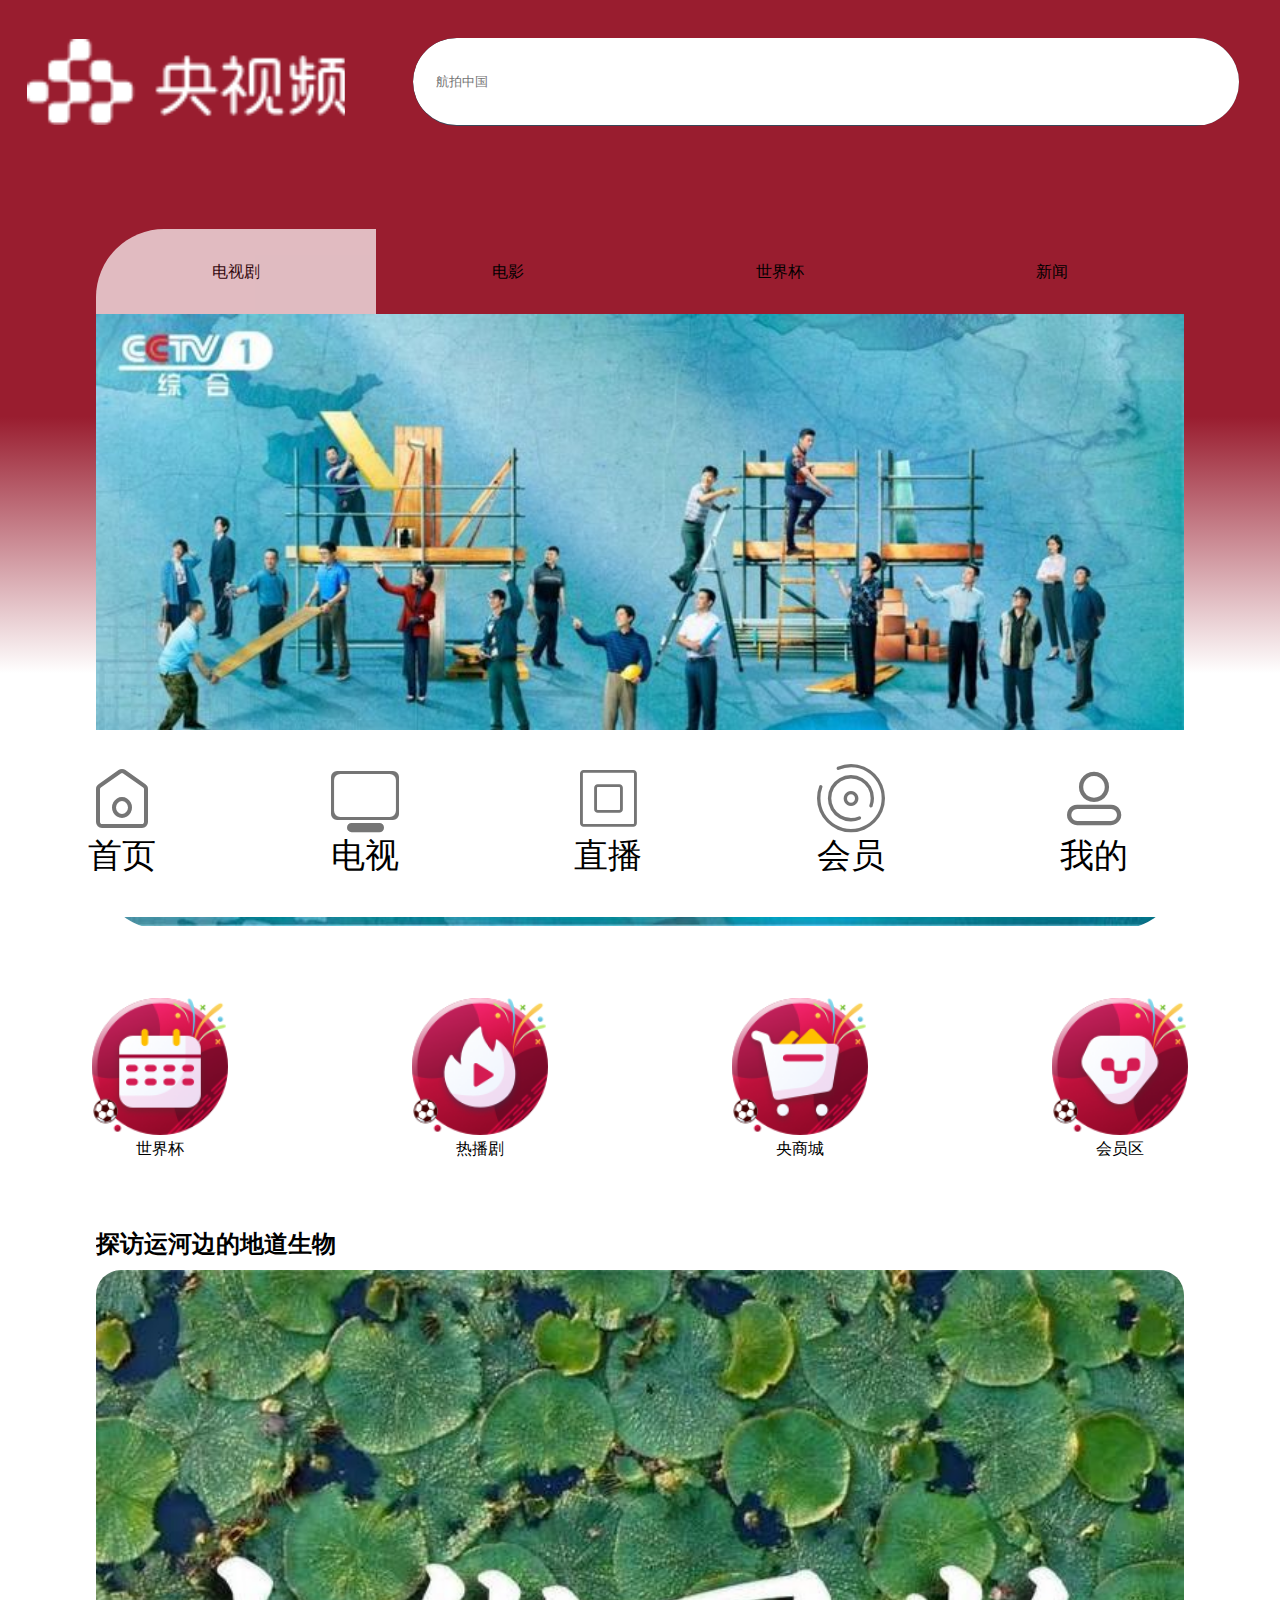
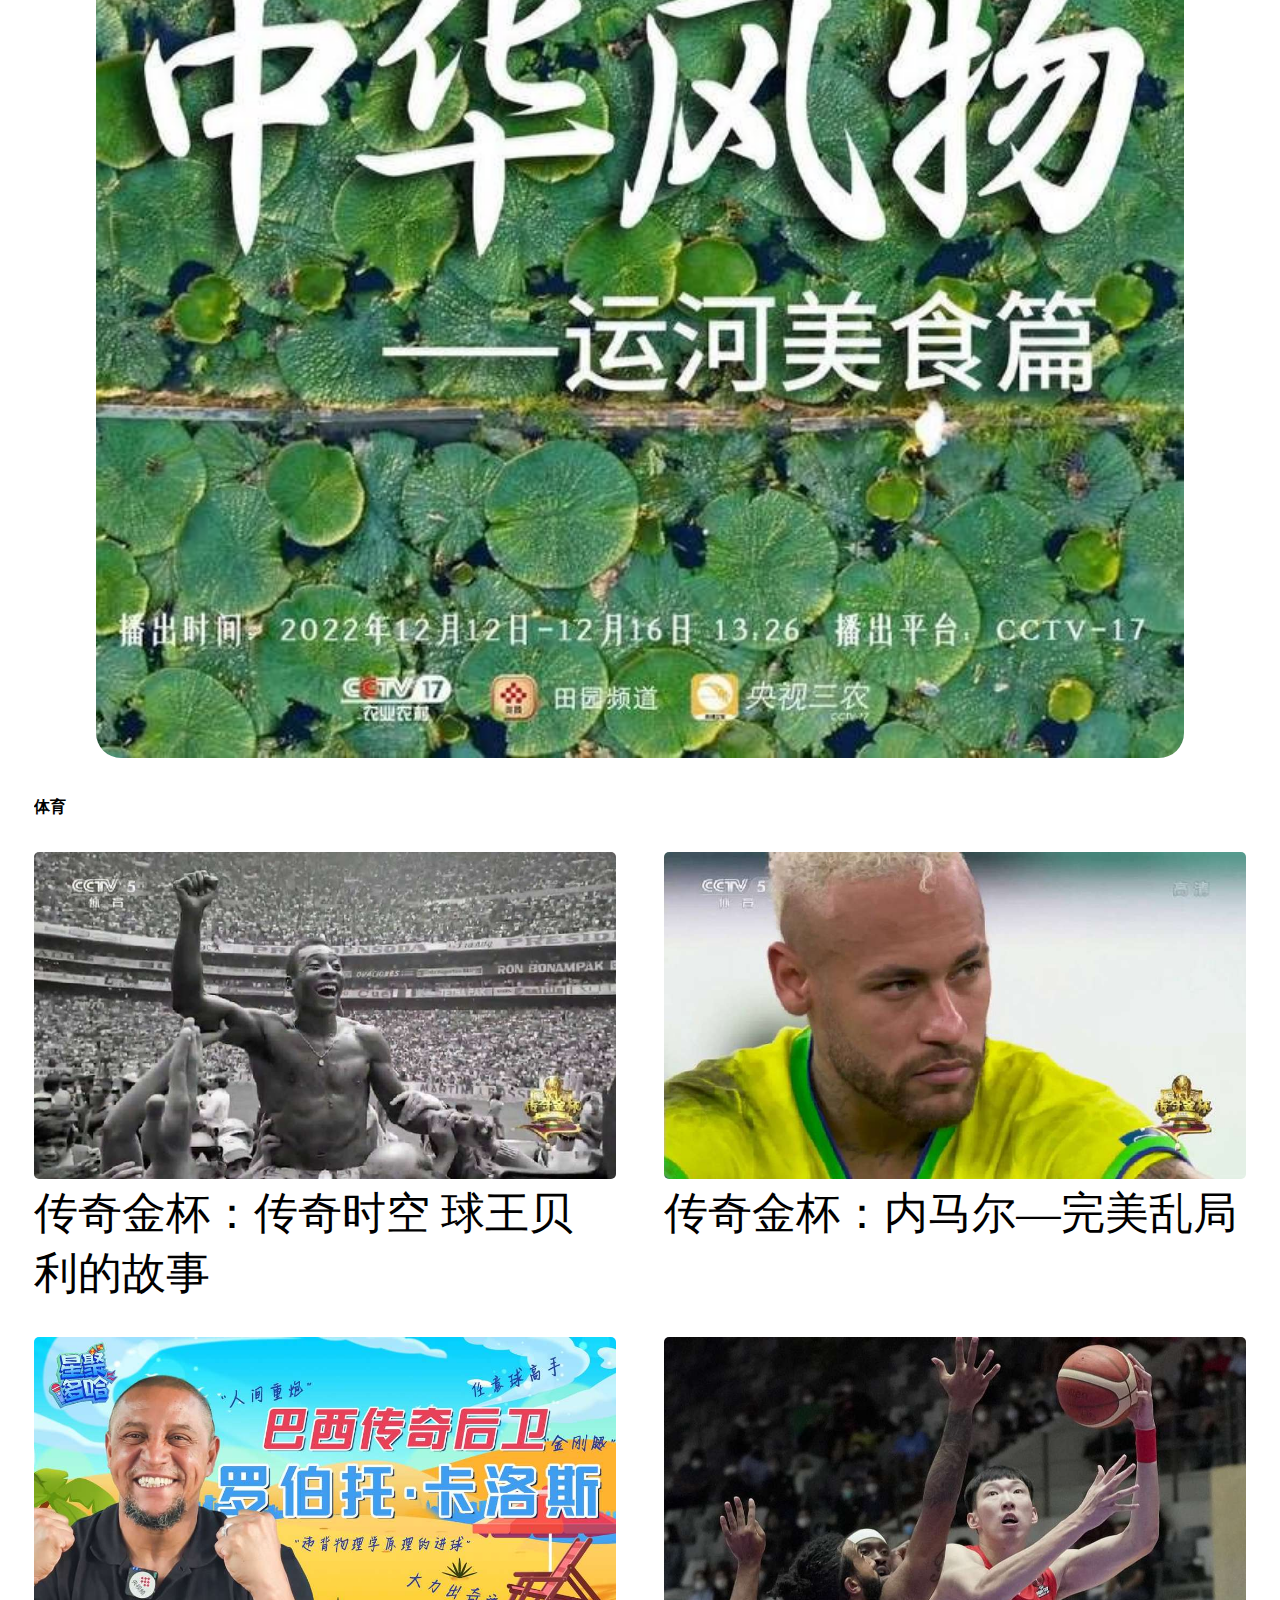
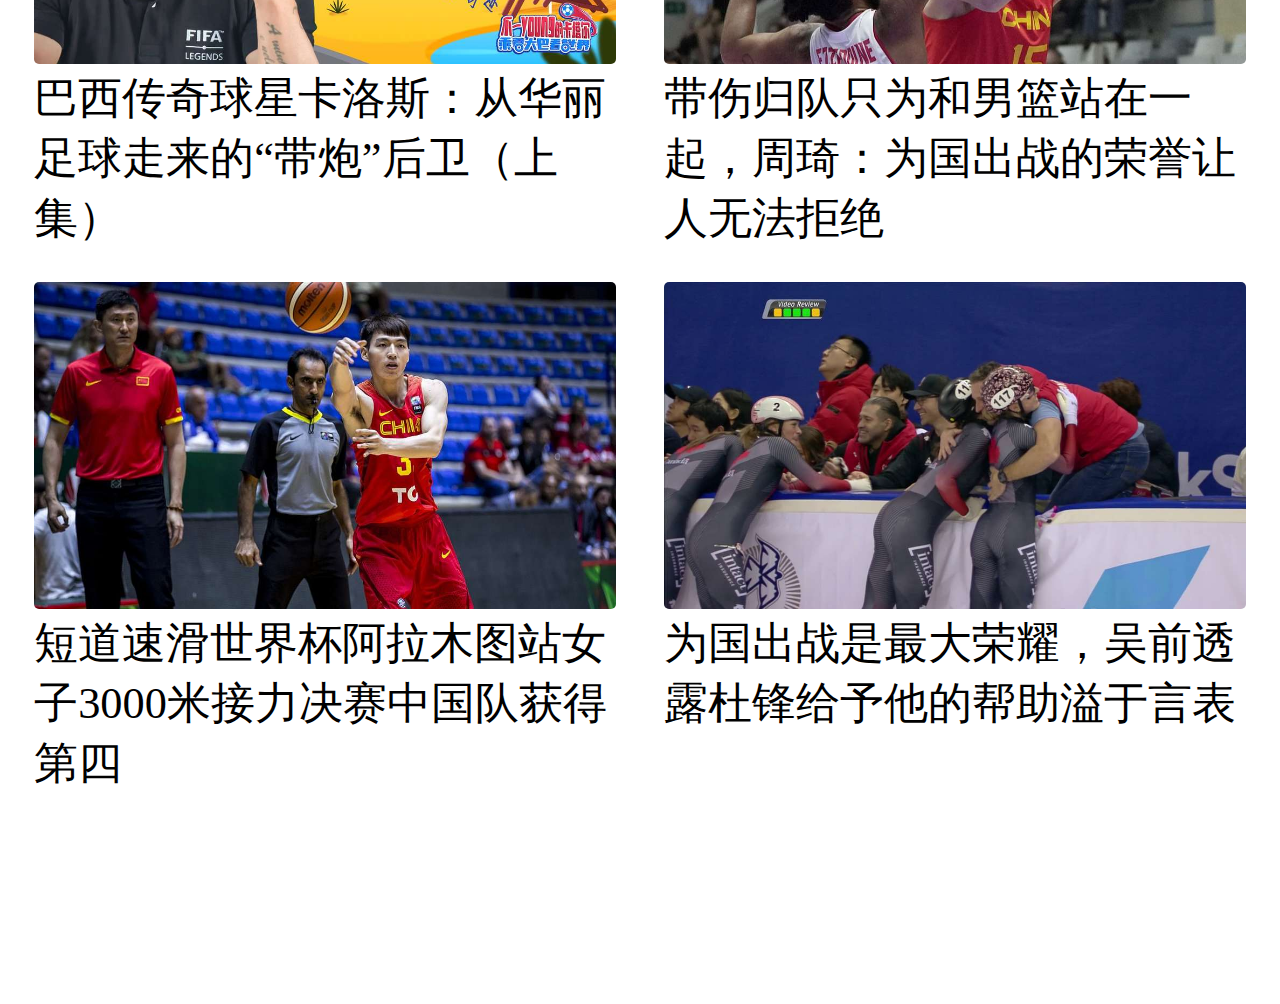
<file: index.html>
<!DOCTYPE html>
<html lang="en">
  <head>
    <meta charset="UTF-8" />
    <meta http-equiv="X-UA-Compatible" content="IE=edge" />
    <meta name="viewport" content="width=device-width, initial-scale=1.0" />
    <title>Document</title>
    <link rel="stylesheet" href="./images/font_3773143_mlwbitziz5e/iconfont.css">
    <link rel="stylesheet" href="./css/nav.css">
    <link rel="stylesheet" href="./css/index.css"/>
    <link rel="stylesheet" href="./css/slideshow.css">
  </head>
<style>
 
</style>
  <body>
    <script src="./js/rem.js"></script>
    <header>
      <div class="searchbar">
        <div class="logo">
          <img src="images/nav/logo_main_white.png" alt="">
        </div>
    
        <div class="searchForm">

          <!-- <div class="iconfont icon-sousuo"></div> -->
          <input type="text" placeholder="航拍中国" id="search" />
        </div>
      </div>
      <ul class="headnav"></ul>
    </header>  
    <div id="slideback">
      <div id="rotation">
        <div class="tab">
          <div class="tt">
              <span class="cur">电视剧</span>
              <span>电影</span>
              <span>世界杯</span>
              <span>新闻</span>
          </div>
              <div class="imgbox">
                <div class="tc show"><img src="./images/index/rotation1.jpg" alt=""></div>
                <div class="tc"><img src="./images/index/rotation2.jpg" alt=""></div>
                <div class="tc"><img src="./images/index/rotation3.jpg" alt=""></div>
                <div class="tc"><img src="./images/index/rotation4.jpg" alt=""></div>
              </div>
        </div>
  
      </div>    
    </div>
    <div id="midgrid">
      <div class="midicon">
        <img src="./images/index/midnav1.png" alt="">
        <div>世界杯</div>
      </div>
      <div class="midicon">
        <img src="./images/index/midnav2.png" alt="">
        <div>热播剧</div>
      </div>
      <div class="midicon">
        <img src="./images/index/midnav3.png" alt="">
        <div>央商城</div>
      </div>
      <div class="midicon">
        <img src="./images/index/midnav4.png" alt="">
        <div>会员区</div>
      </div>
    </div>
    <figure>
      <h2>探访运河边的地道生物</h2>
      <img src="./images/index/thirdlayerpage.jfif"  onclick= "skip()" alt="" />
    </figure>
    <section>
      <h4>体育</h4>
      <ul class="teletext">
        <li>
          <img src="./images/index/teletext1.jfif" alt="" />
          <p>传奇金杯：传奇时空 球王贝利的故事</p>
  
        </li>
        <li>
          <img src="./images/index/teletext2.jfif" alt="" />
          <p>传奇金杯：内马尔—完美乱局</p>
        </li>
        <li>
          <img src="./images/index/teletext3.jfif" alt="" />
          <p>巴西传奇球星卡洛斯：从华丽足球走来的“带炮”后卫（上集）</p>  
        </li>
        <li>
          <img src="./images/index/teletext4.jfif" alt="" />
          <p>带伤归队只为和男篮站在一起，周琦：为国出战的荣誉让人无法拒绝</p>
        </li>
        <li>
          <img src="./images/index/teletext5.jfif" alt="" />
          <p>短道速滑世界杯阿拉木图站女子3000米接力决赛中国队获得第四</p>     
        </li>
        <li>
          <img src="./images/index/teletext6.jfif" alt="" />
          <p>为国出战是最大荣耀，吴前透露杜锋给予他的帮助溢于言表</p>
        </li>     
      </ul>
    </section>
    <nav>
      <ul>
          <li>
              <a href="#">
                  <span class="iconfont icon-zhuye"></span>
                  <p>首页</p>
              </a>
          </li>
          <li>
              <a href="#">
                  <span class="iconfont icon-dianshi"></span>
                  <p>电视</p>
              </a>
          </li>
          <li>
              <a href="./live.html">
                  <span class="iconfont icon-q24gl-stopSquare"></span>
                  <p>直播</p>
              </a>
          </li>
          <li>
              <a href="./member.html">
                  <span class="iconfont icon-jinrongquan"></span>
                  <p>会员</p>
              </a>
          </li>
          <li>
              <a href="./mine.html">
                  <span class="iconfont icon-wode"></span>
                  <p>我的</p>
              </a>
          </li>
      </ul>
  </nav>
  <script>
    function skip(){
      window.location.replace("./recommend.html");
    }


    var tab = document.getElementsByClassName("tab")[0];
        var tt = tab.getElementsByClassName("tt")[0];
        var span = tt.getElementsByTagName("span");
        var tc = tab.querySelectorAll(".tc");

        for(var i = 0; i<span.length; i++) {
            span[i].index = i;

            span[i].onmousemove = function(){
                // 让所有的span去除cur类，所有的tc都隐藏。
                for(var j = 0; j<span.length; j++){
                    span[j].classList.remove("cur");
                    tc[j].classList.remove("show");
                }

                this.classList.add("cur");
                tc[this.index].classList.add("show");
            }
        }
  </script>
  </body>
</html>
</file>
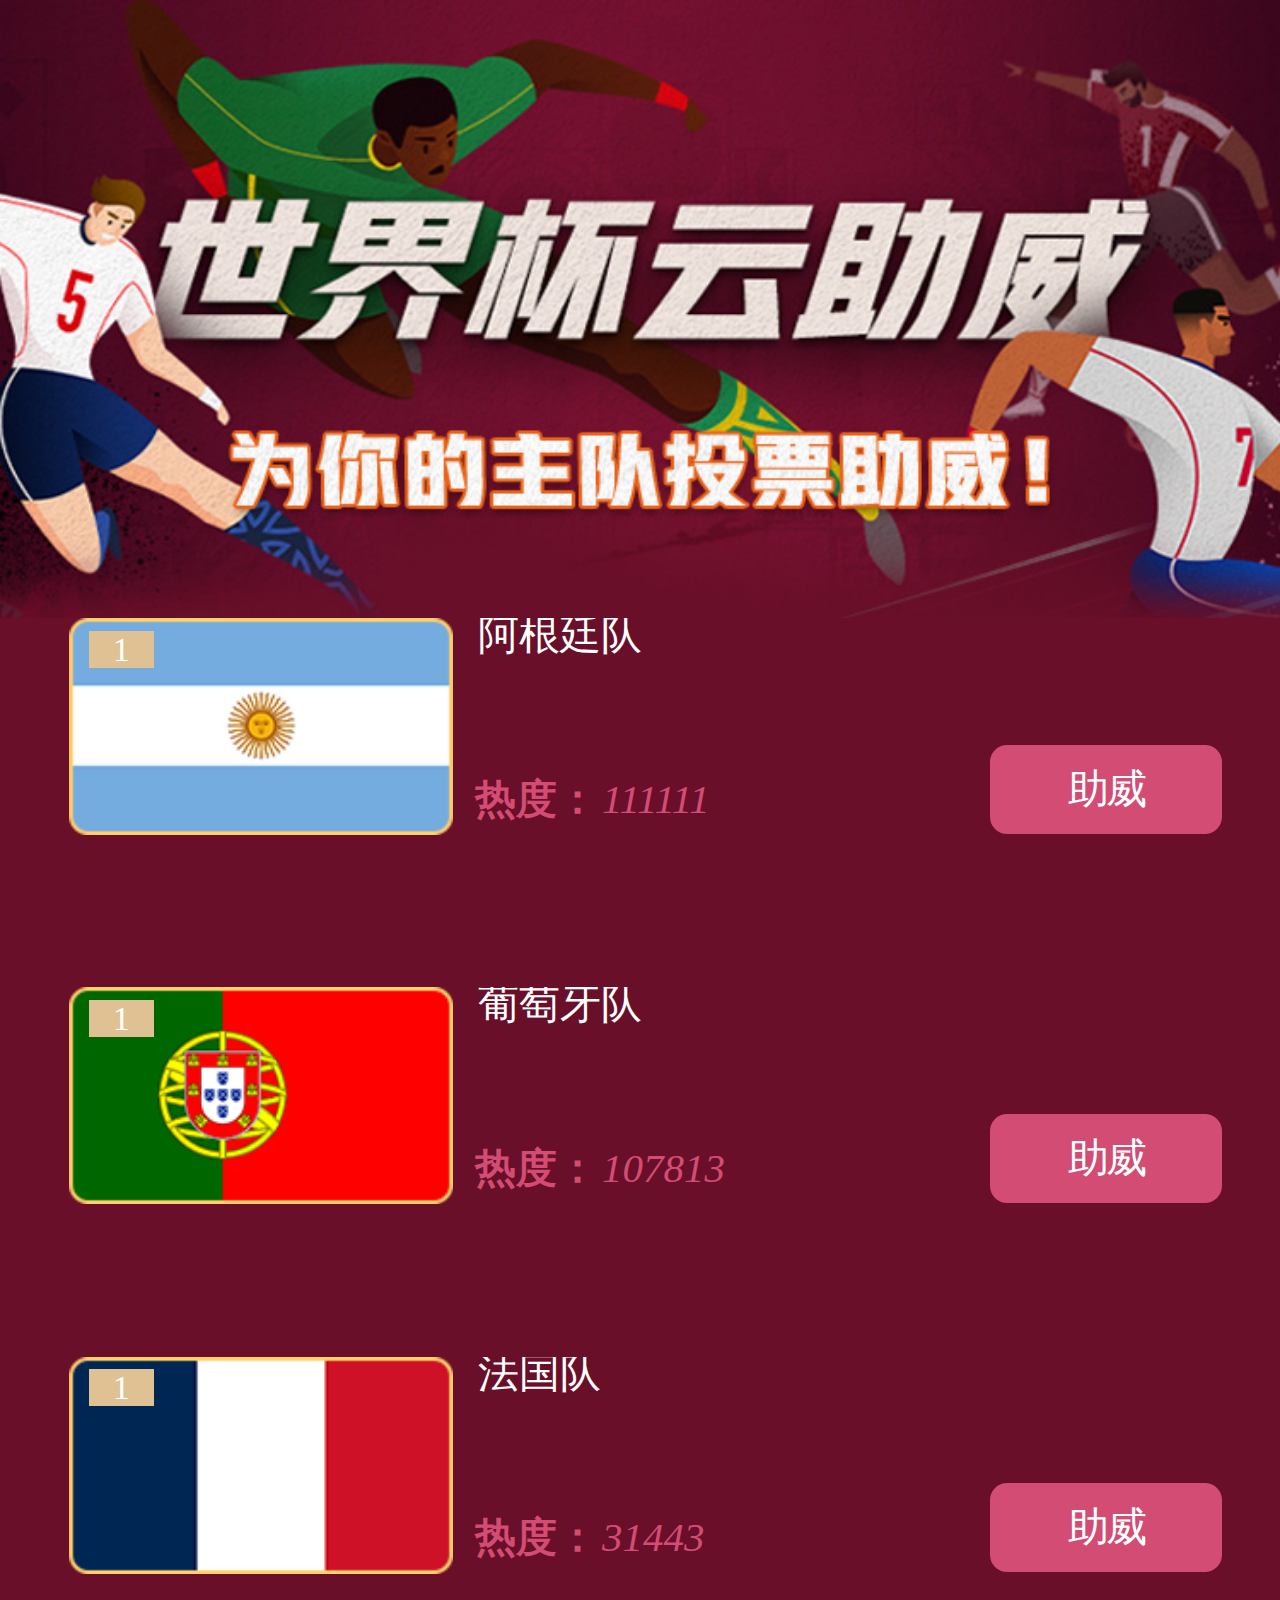
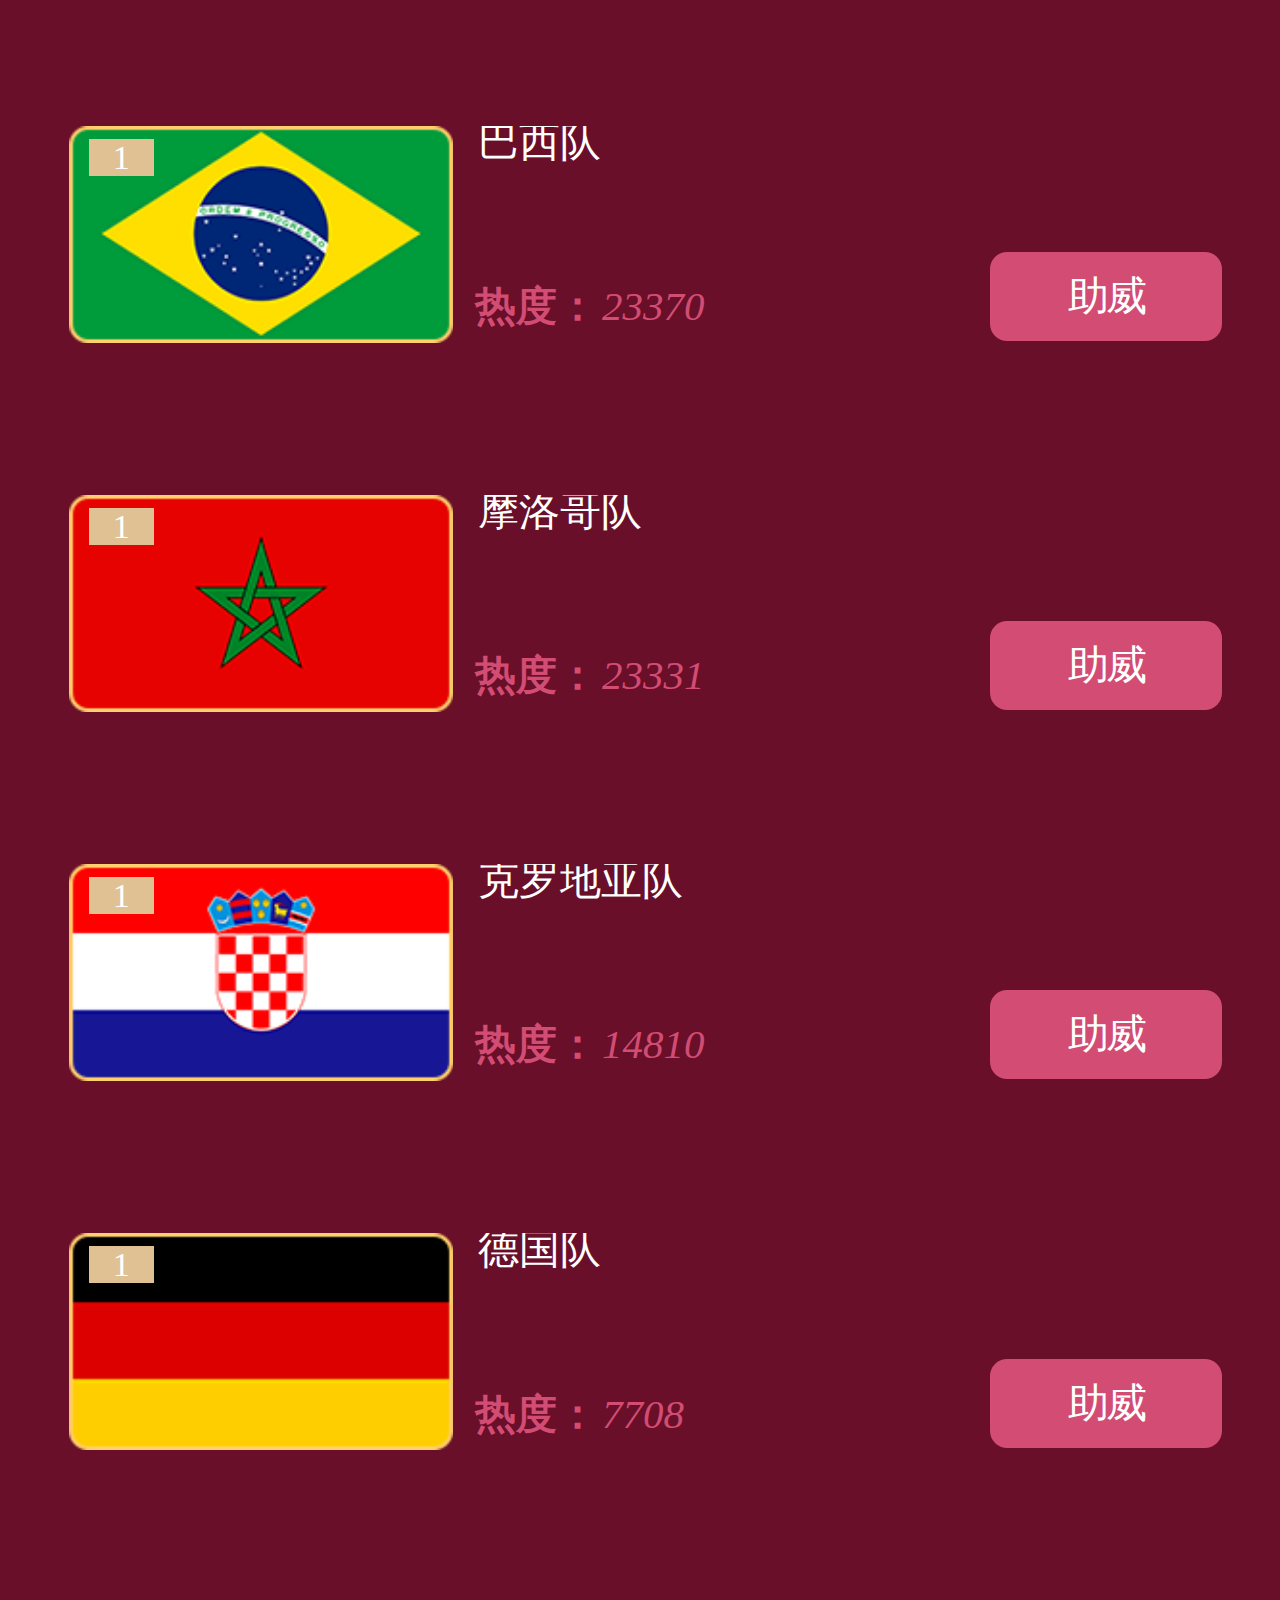
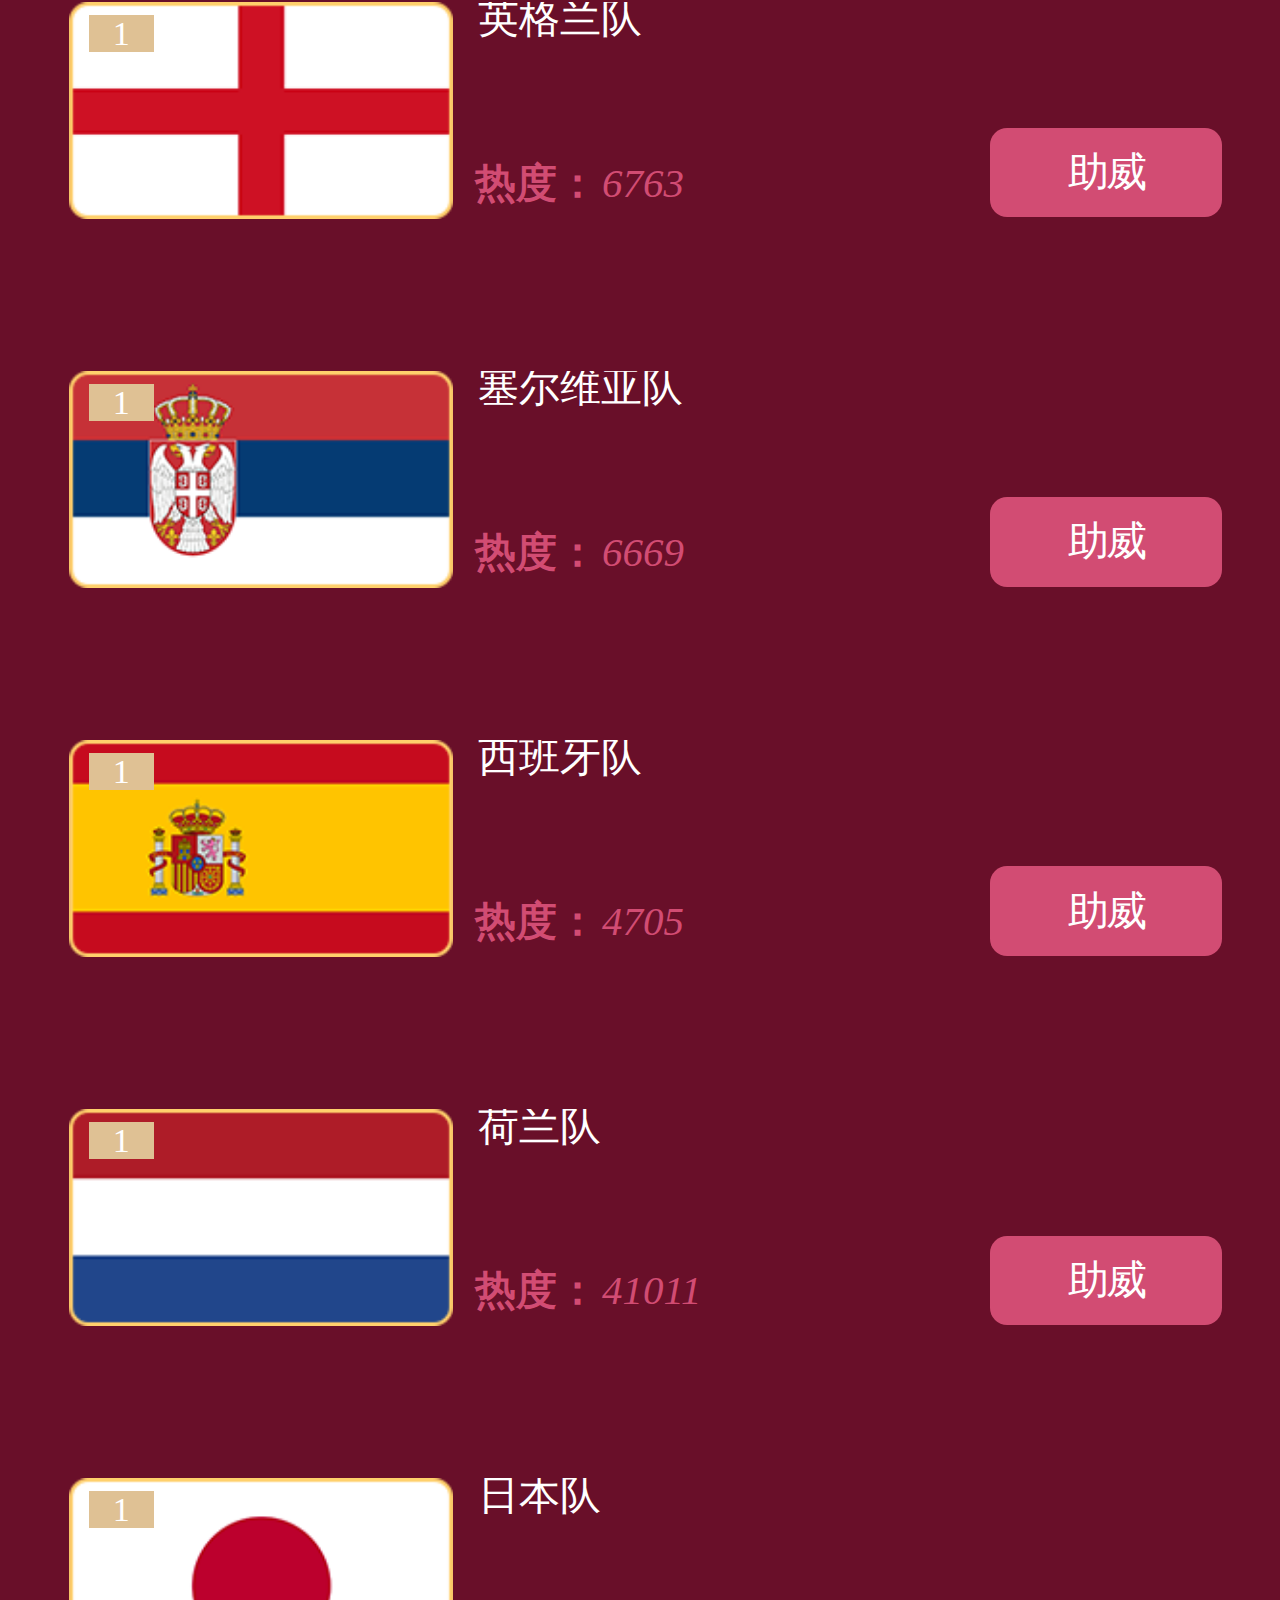
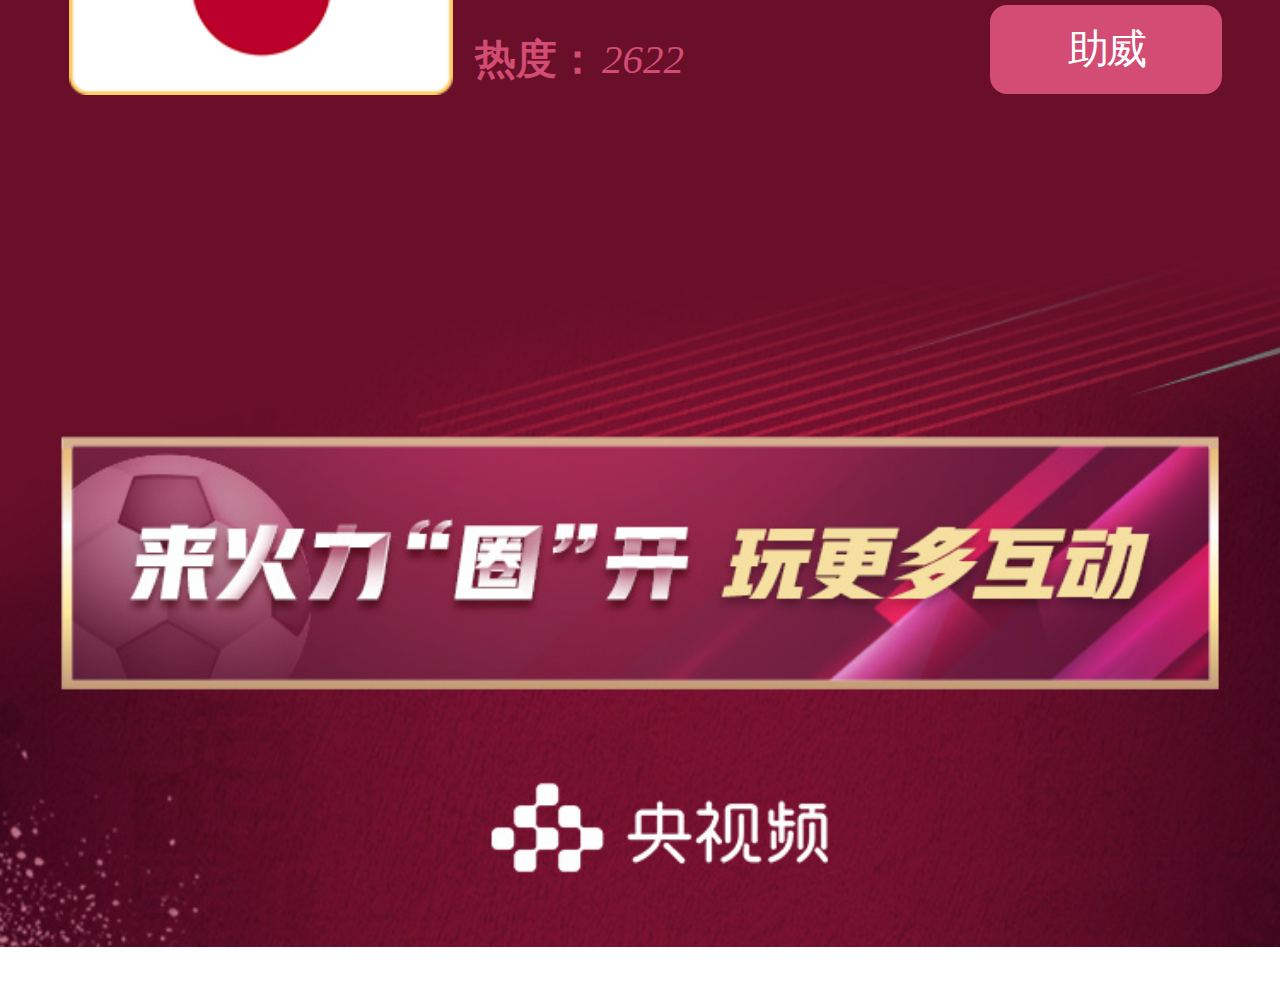
<file: cheer.html>
<!DOCTYPE html>
<html lang="en">
<head>
    <meta charset="UTF-8">
    <meta http-equiv="X-UA-Compatible" content="IE=edge">
    <meta name="viewport" content="width=device-width, initial-scale=1.0">
    <title>Document</title>
    <link rel="stylesheet" href="./css/cheer.css">
</head>
<body>
    <script src="./js/rem.js"></script>
    <header>
        <img src="./images/cheer/head.jpg" alt="">
    </header>
    <div id="occupation"></div>
 
    <section>
      <ul class="getcheer">

      </ul>
    </section>
    <footer>
        <img src="./images/cheer/ending.jpg" alt="">
    </footer>
    <script>
    var xmlhttp;
		if (window.XMLHttpRequest) {
			//  IE7+, Firefox, Chrome, Opera, Safari 浏览器执行代码
			xmlhttp = new XMLHttpRequest();
		} else {
			// IE6, IE5 浏览器执行代码
			xmlhttp = new ActiveXObject("Microsoft.XMLHTTP");
		}
		xmlhttp.onreadystatechange = function () {
			if (xmlhttp.readyState == 4 && xmlhttp.status == 200) {
				//xmlhttp.responseText;
				//你的ajax代码写在这里，其他位置除了open的前两个参数都不需要也不要改变。
        var egetcheer = document.getElementsByClassName("getcheer")[0];
        function addLi(li){
          var n = ` 
            <a>${li.a}</a>       
            <img src = "${li.img}">     
            <p>${li.p}</p>
            <button>${li.button}</button>
            <b>${li.b}</b> <i>${li.i}</i>   
            
          `;
          var nli = document.createElement("li");
          nli.innerHTML = n;
          egetcheer.appendChild(nli);
        }
        
        var json = JSON.parse(xmlhttp.responseText);/* 将字符串转换成JSON */
          for(var i=0; i<json.length; i++){
            for(var key in json[i]){
              console.log(key+":"+json[i]["i"]);
            }
              addLi(json[i]);
          }
			}
		}
		xmlhttp.open("GET", "./json/cheer.json", true);
		xmlhttp.send();
    </script>
</body>
</html>
</file>
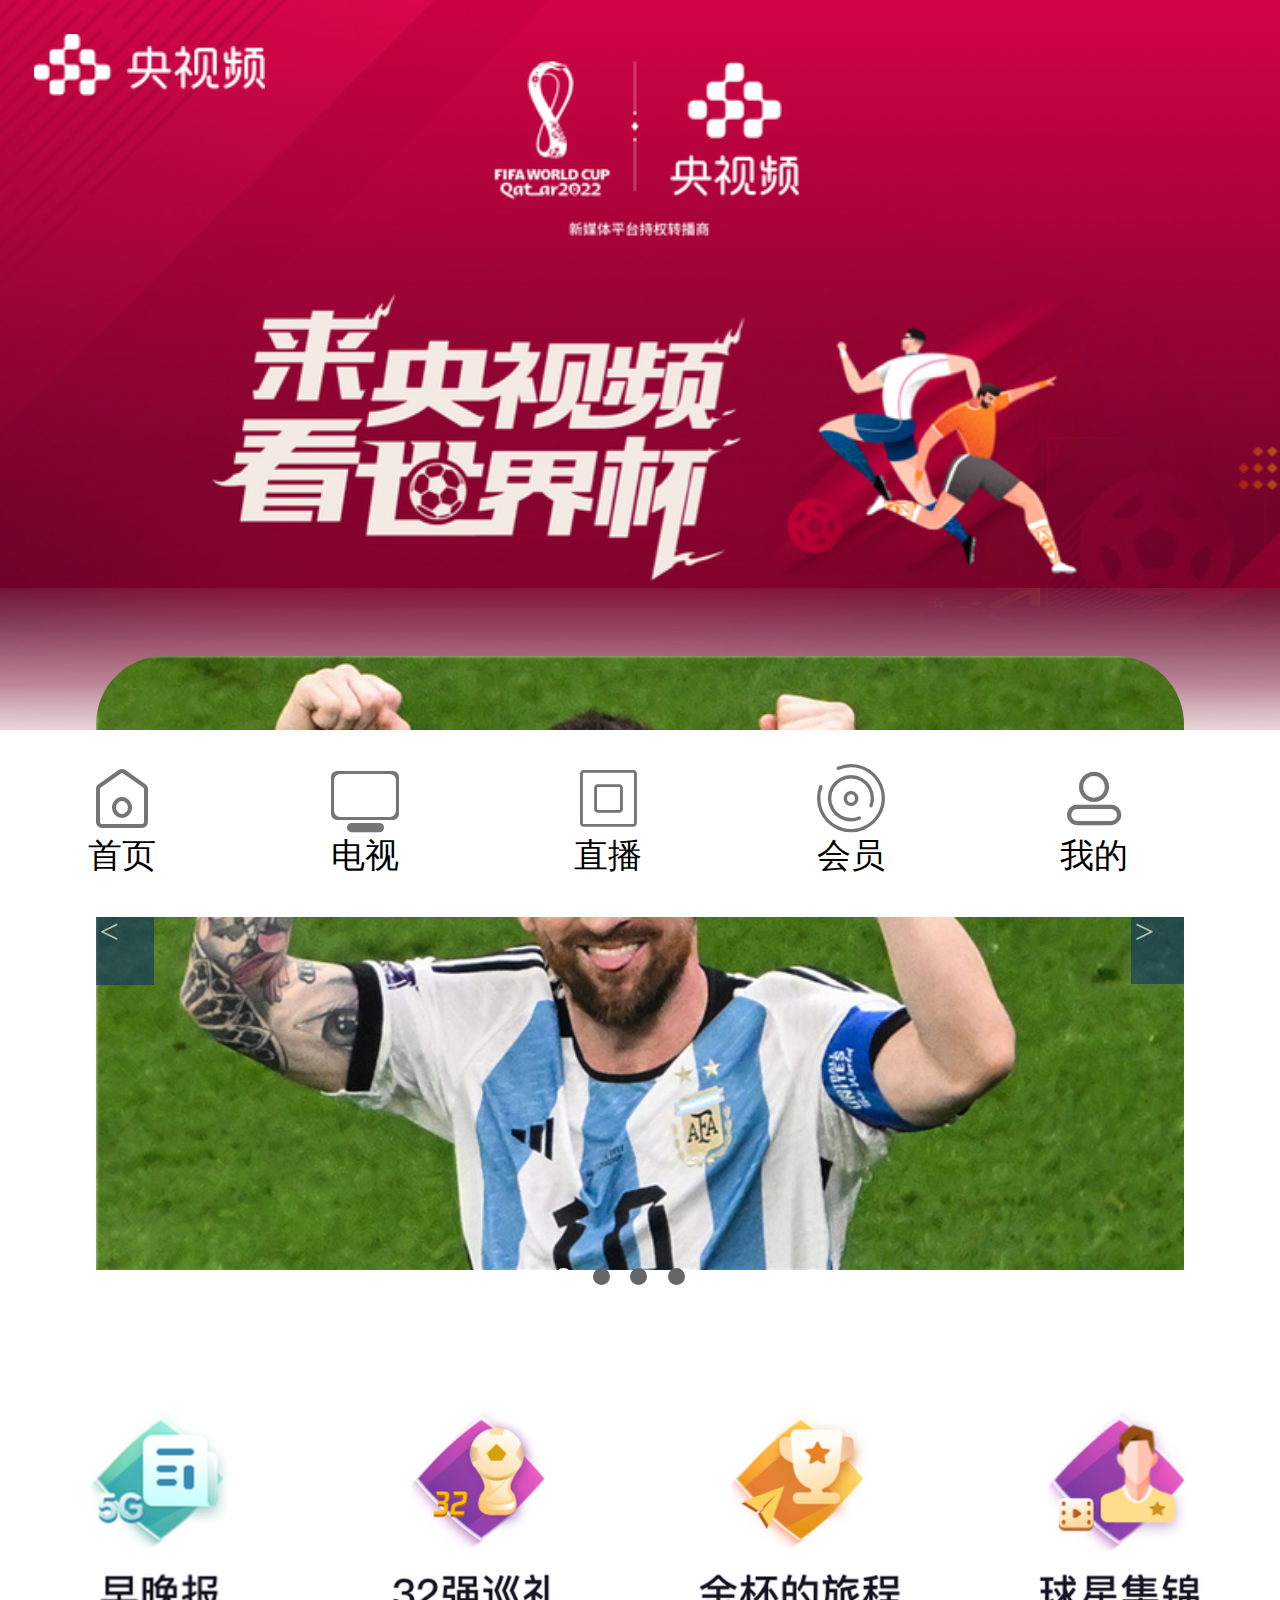
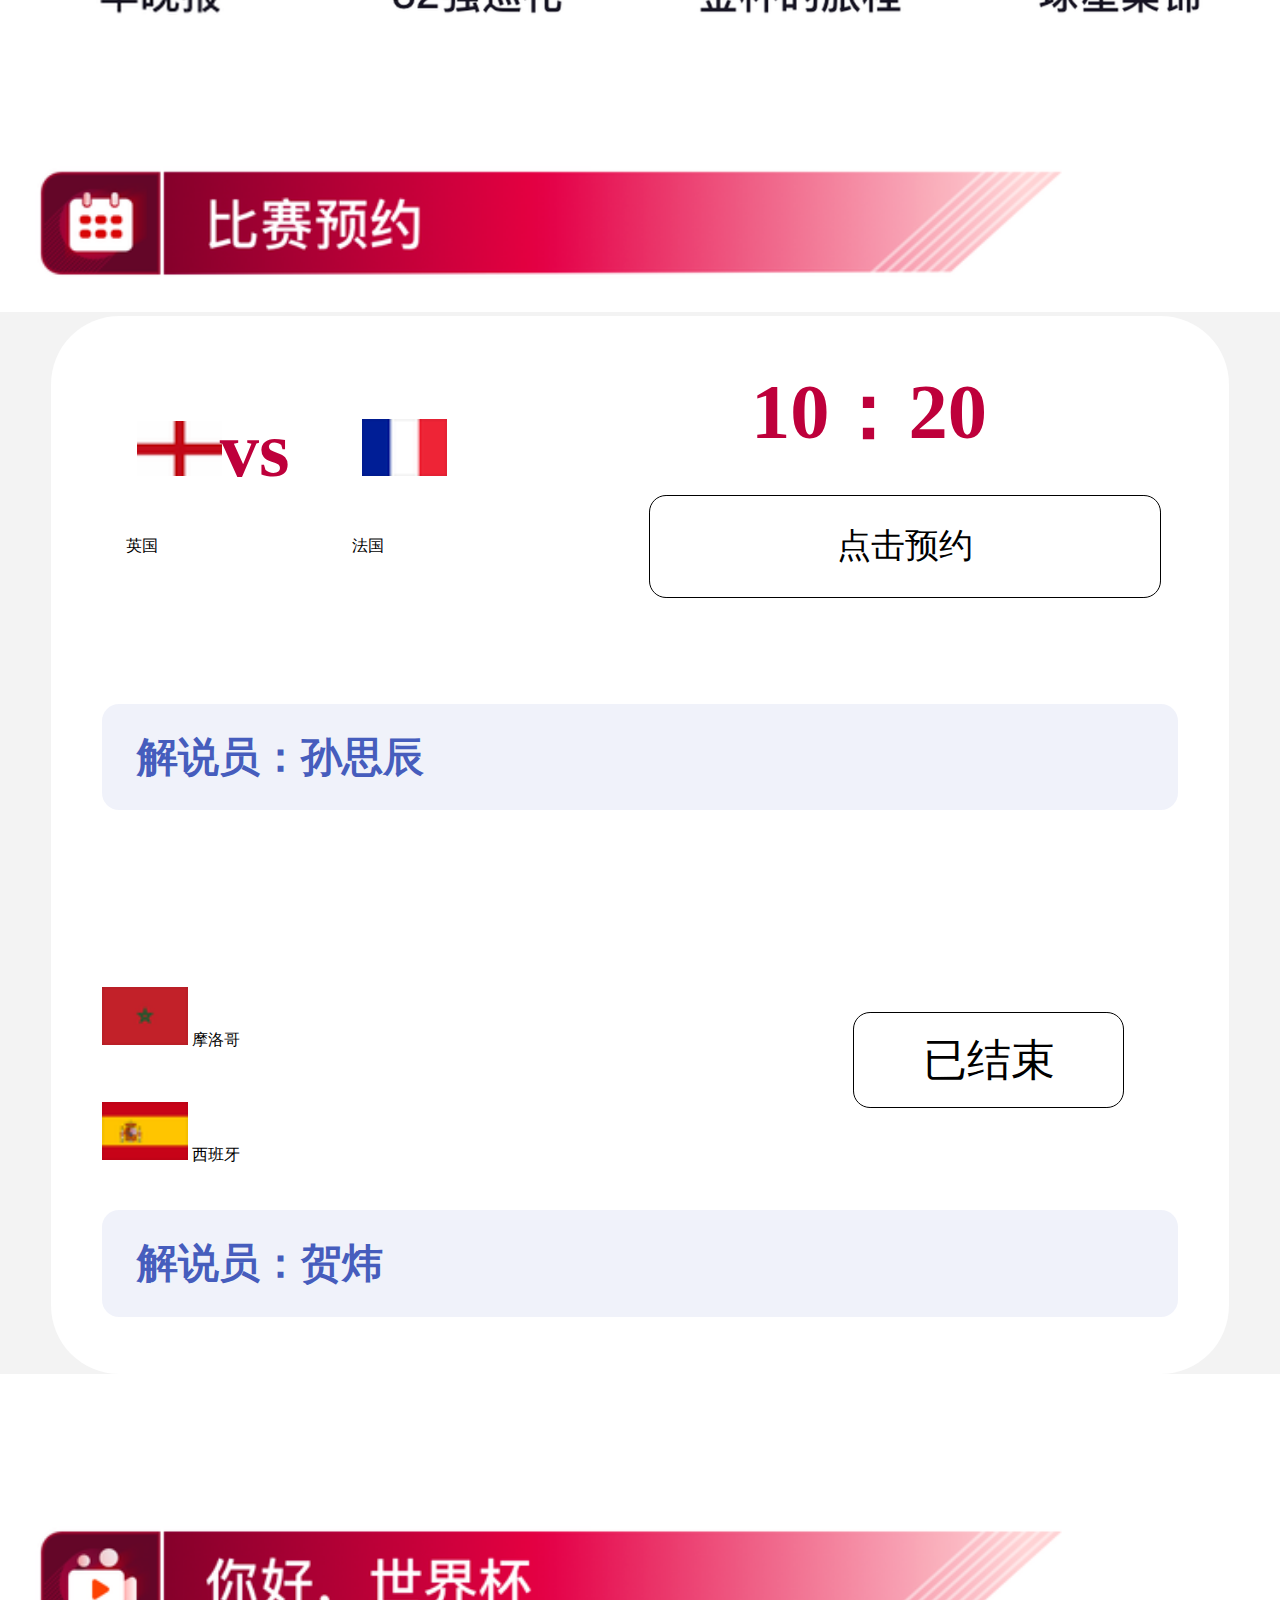
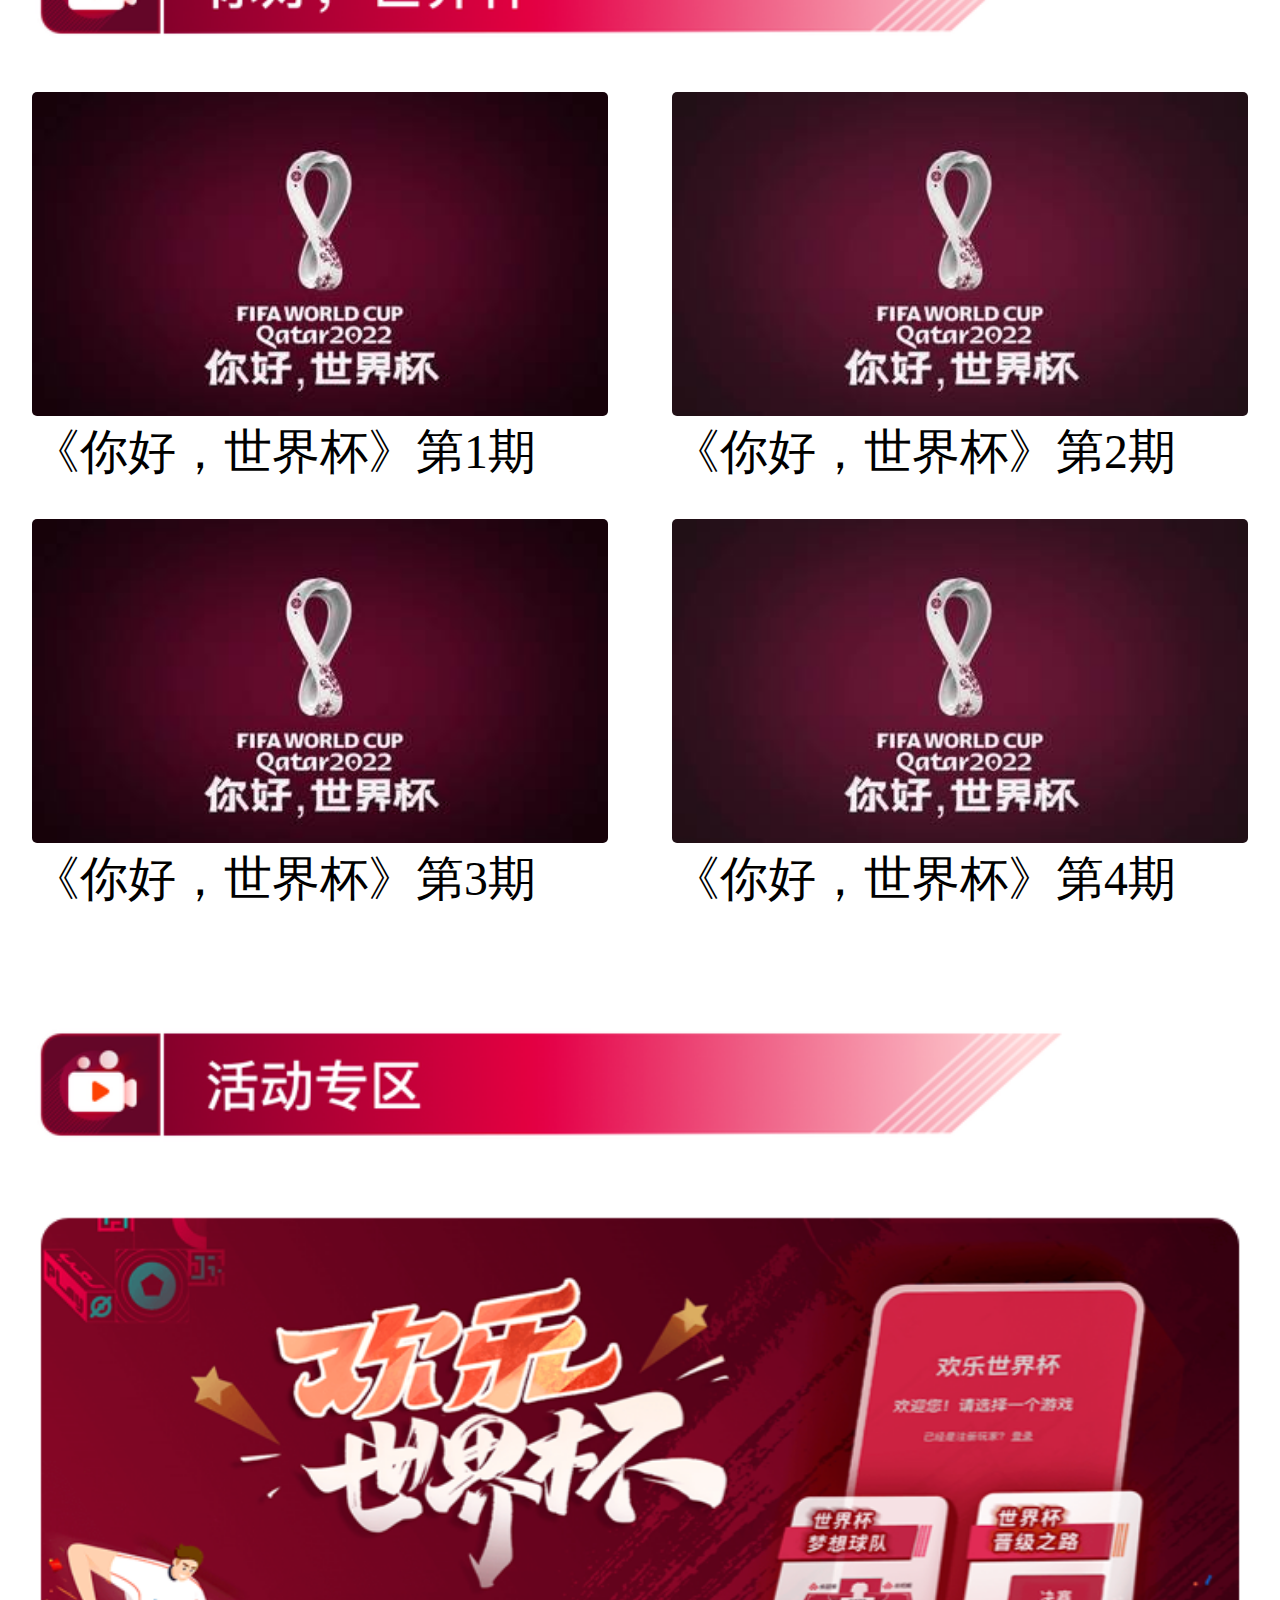
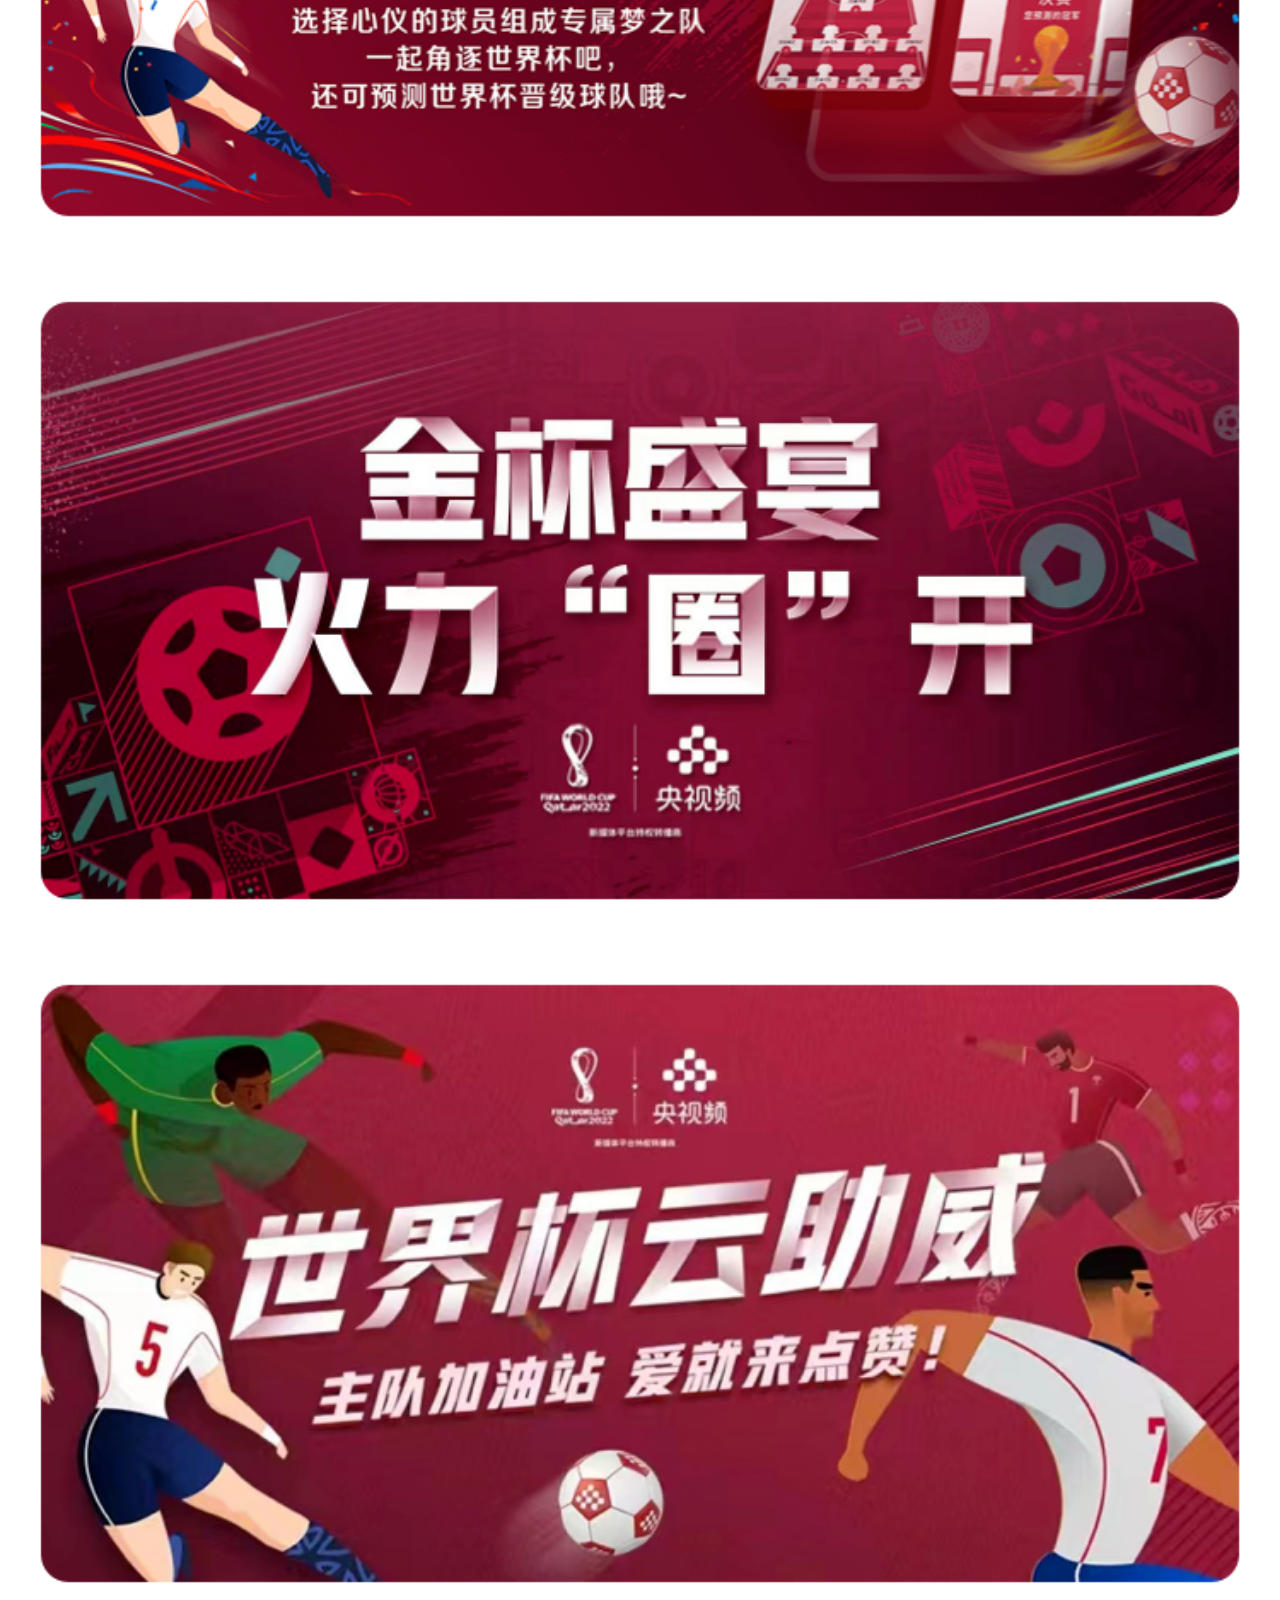
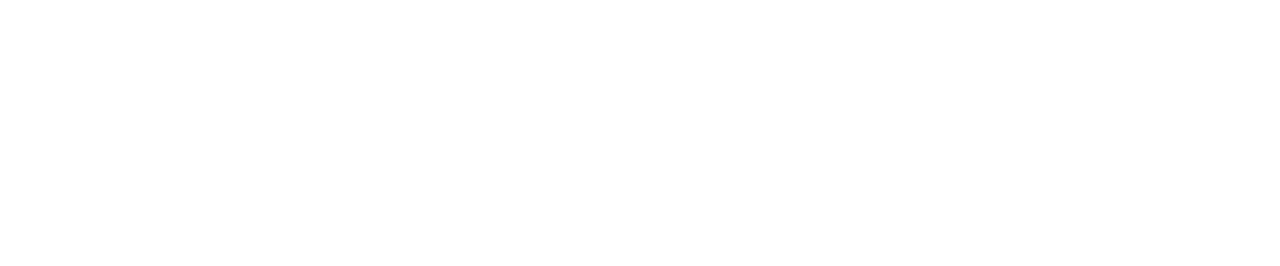
<file: live.html>
<!DOCTYPE html>
<html lang="en">
  <head>
    <meta charset="UTF-8" />
    <meta http-equiv="X-UA-Compatible" content="IE=edge" />
    <meta name="viewport" content="width=device-width, initial-scale=1.0" />
    <title>Document</title>
    <link rel="stylesheet" href="./font_3773143_mlwbitziz5e/iconfont.css" />
    <link rel="stylesheet" href="./css/live.css" />
    <link rel="stylesheet" href="./css/nav.css">
  </head>
  <body>
    <script src="./js/rem.js"></script>
    <header>
      <img src="./images/nav/logo_main_white.png" alt="">
    </header>

    <section>    
      <div class="member">
        <img src="./images/live/head.png" alt="">
        <!-- <div id="getMember"><img src="./images/shortTV/member3.png" alt=""></div>
        <span id="getMember2">
          <a>立即登录</a>
          <p>开通会员，尊享海量片库</p>
        </span> -->
      </div>
      <div id="slideback">
        <div id="rotation">
          <ul id="imglist">
              <li><a href=""><img src="./images/live/slide1.jpg" alt=""></a></li>
              <li><a href=""><img src="./images/live/slide2.png" alt=""></a></li>
              <li><a href=""><img src="./images/live/slide3.jpg" alt=""></a></li>
              <li><a href=""><img src="./images/live/slide4.png" alt=""></a></li>
              <li><a href=""><img src="./images/live/slide1.png" alt=""></a></li>
          </ul>
          <ul id="icolist">
              <li></li>
              <li></li>
              <li></li>
              <li></li>
          </ul>
          <div class="prev">&lt;</div>
          <div class="next">&gt;</div>
        </div>
        <div id="test"></div>
      </div>
      <div id="midgrid">
          <img src="./images/live/midicon1.png" alt="">
          <img src="./images/live/midicon2.png" alt="">
          <img src="./images/live/midicon3.png" alt="">
          <img src="./images/live/midicon4.png" alt="">
      </div>
      <div class="race">
          <img src="./images/live/sectiontitle2.png" alt="">
          <ul class="booking">
            <div class="bookable">
              <img src="./images/cheer/miniEngland.png" alt=""><a>英国</a><b>vs</b>
              <img src="./images/cheer/miniFrance.png"><a>法国</a>
              <button onclick ="time()" >点击预约</button>
              <div id="once"></div>
              <b id="time">10：20</b>
              <h4>解说员：孙思辰</h4>
              <div class="banclick"></div>
            </div>
       
      <div id="gotop">
          返回顶部 
      </div>      
          </ul>
      </div>
      <div class="itemtitle"><img src="./images/live/sectiontitle1.png" alt=""></div>
      <ul class="item">
        <li>
          <img src="./images/live/play1.jpg" alt="" />
          <p>《你好，世界杯》第1期</p>
        </li>
        <li>
          <img src="./images/live/play2.jpg" alt="" />
          <p>《你好，世界杯》第2期</p>
        </li>
        <li>
          <img src="./images/live/play1.jpg" alt="" />
          <p>《你好，世界杯》第3期</p>
        </li>
        <li>
          <img src="./images/live/play2.jpg" alt="" />
          <p>《你好，世界杯》第4期</p>
        </li>
      </ul>
      <div class="activity">
        <div class="actimg"><img src="./images/live/sectiontitle3.png" alt=""></div>
        <img src="./images/live/act.png" alt="">
        <img src="./images/live/act1.png" alt="">
        <a href="cheer.html"><img src="./images/live/act2.png" alt=""></a>
      </div>
    </section>
    <nav>
      <ul>
        <li>
            <a href="./index.html">
                <span class="iconfont icon-zhuye"></span>
                <p>首页</p>
            </a>
        </li>
        <li>
            <a href="#">
                <span class="iconfont icon-dianshi"></span>
                <p>电视</p>
            </a>
        </li>
        <li>
            <a href="#">
                <span class="iconfont icon-q24gl-stopSquare"></span>
                <p>直播</p>
            </a>
        </li>
        <li>
            <a href="./member.html">
                <span class="iconfont icon-jinrongquan"></span>
                <p>会员</p>
            </a>
        </li>
        <li>
            <a href="./mine.html">
                <span class="iconfont icon-wode"></span>
                <p>我的</p>
            </a>
        </li>
    </ul>
    </nav>
    <script>
    var esico = document.getElementById('icolist').getElementsByTagName('li');
    var eicolist = document.querySelector('#icolist');
    var eimglist = document.querySelector('#imglist');
    var etest = document.querySelector('#test');
    var eprev = document.querySelector('.prev');
    var enext = document.querySelector('.next');
    var left = 0;
    var timer;

    esico[2].style.backgroundColor = 'red';
    run();
    function run(){
      if (left <= -400) {
      left = 0;
      }
      var m = Math.floor(-left/100) ;
      imglist.style.marginLeft = left + '%';
      var n = (left % 100 == 0) ? n = 1200 : n = 6;
      left -= 2;
      icochange(m);
      timer = setTimeout(run,n);
    }

    function icochange(m){
      for (let index = 0; index < esico.length; index++) {
        esico[index].style.backgroundColor = '';
      }
      if (m < esico.length) {
        esico[m].style.backgroundColor = '#fff';
      }

    }

    function imgchange(n){
      let lt = - (n  * 100)
      imglist.style.marginLeft = lt + '%';
      left = lt;
    }
    eprev.onclick = function(){
      let prevgo = Math.floor(-left/100)-1;
      if (prevgo == -1) {
        prevgo =3;
      }
      imgchange(prevgo);
      icochange(prevgo);
    }

    enext.onclick = function(){
      let nextgo = Math.floor(-left/100)+1;
      if (nextgo == 4) {
        nextgo =0;
      }
      imgchange(nextgo);
      icochange(nextgo);
    }

    eicolist.onclick = function(){
      var tg = event.target;
      let ico = tg.innerHTML - 1;
      imgchange(ico);
      icochange(ico);
    }   

    eimglist.onmouseover = function(){
      clearTimeout(timer);
    }

    eimglist.onmouseout = function(){
      run();
    }
  
     var xmlhttp;
		if (window.XMLHttpRequest) {
			//  IE7+, Firefox, Chrome, Opera, Safari 浏览器执行代码
			xmlhttp = new XMLHttpRequest();
		} else {
			// IE6, IE5 浏览器执行代码
			xmlhttp = new ActiveXObject("Microsoft.XMLHTTP");
		}
		xmlhttp.onreadystatechange = function () {
			if (xmlhttp.readyState == 4 && xmlhttp.status == 200) {
				//xmlhttp.responseText;
				//你的ajax代码写在这里，其他位置除了open的前两个参数都不需要也不要改变。
        var ebooking = document.getElementsByClassName("booking")[0];
        function addLi(li){
          var n = ` 
            <div>   
           
            <div class="nation1"> 
            <img src = "${li.img}">
            <a>${li.a}</a>
            </div> 
            <div class="nation2">
            <img src = "${li.img1}">
            <a>${li.a1}</a>
            </div>
            <button >${li.button}</button> 
            </div>  
            <h4>${li.h4}</h4>
          `;
          var nli = document.createElement("li");
          nli.innerHTML = n;
          ebooking.appendChild(nli);
        }
       
        var json = JSON.parse(xmlhttp.responseText);/* 将字符串转换成JSON */
          for(var i=0; i<json.length; i++){
              addLi(json[i]);
          }
			}
		}
		xmlhttp.open("GET", "./json/live.json", true);
		xmlhttp.send();

 

    var gotop = document.querySelector("#gotop");
    var body = document.querySelector("body");
    window.addEventListener("scroll" , function(){
        if(window.pageYOffset >= body.offsetTop+200){
          gotop.style.display = "block";
        }else{
          gotop.style.display = "none";
        }

        gotop.addEventListener("click" , function(){
          window.scroll(0,0);
        })
    })




    var nowD = new Date();
    endD = new Date('2022/12/29 13:40:00'); 
    var timediff = parseInt((endD - nowD)/60000);
    console.log(timediff);
    var btn = document.getElementsByTagName("button");
    console.log(btn);
    
    function time(){
      // contrast_time();
      // function contrast_time(){
    
        if( nowD.getTime() >= endD.getTime()){
          alert('比赛已开始或结束')
        }else{
            var banclick = document.querySelector(".banclick");
            banclick.style.visibility = "visible";
            let minute = document.querySelector("button");
            
            var i = timediff  // 倒计时秒数
            // 定时器 每隔一秒变化一次（1000ms = 1s）
            if(i > 0){
              minute.innerHTML =  "距比赛" + timediff + "分";
              let t = setInterval(countDown, 500);
            }if(i >= 60){
              var hour = parseInt(i/60);
              var minute2 = i - hour*60;
              minute.innerHTML = "距比赛" + hour + "时" + minute2 + "分";
              let t = setInterval(countDownHours, 500);
            }
           
            
            function countDown() {
              console.log(i);
                if(i>=1){
                  i--;
                  minute.innerHTML = "距比赛" + i + "分";    
                }   
                if (i == 0){
                  minute.innerHTML = "时间已到";
                  minute.style.backgroundColor = "#3454bd";
                  minute.style.color = "#fff"
            
                  clearInterval();
                }  
            }
            function countDownHours(){
                if(i>0){
                  minute2--;
                  minute.innerHTML = "距比赛" + hour + "时" + minute2 + "分"; 
                }    
                if(hour != 0 && minute2 == 0){
                  minute2 += 60;
                  hour -= 1;
                }
            }
        }
              
             
      // }
    }

    </script>
  </body>
</html>
</file>
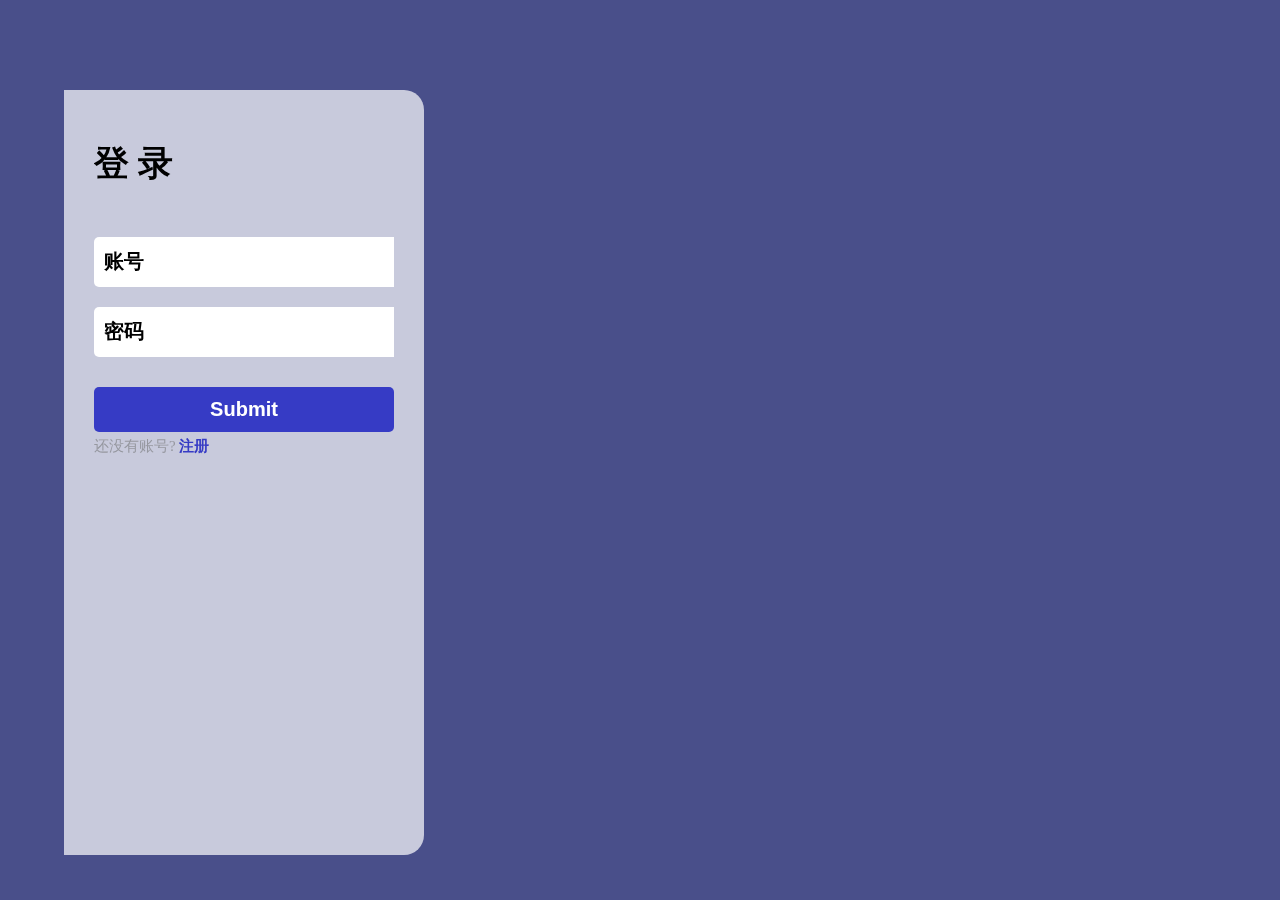
<file: login.html>
<!DOCTYPE html>
<html lang="en">

<head>
    <meta charset="UTF-8">
    <meta http-equiv="X-UA-Compatible" content="IE=edge">
    <meta name="viewport" content="width=device-width, initial-scale=1.0">
    <link rel="stylesheet" href="./css/mylogin.css">
    <title>Document</title>
  
</head>

<body>
    <script src="./js/rem.js"></script>
    <div class="box">
    
        <div class="content">

                <div class="mask"></div>
                
                <div class="login-content">
                    <h1>登 录</h1>
                    <form action="./index.html"  method="get" id="fm" name="fm" onsubmit="return checkform()">
                        <div class="login-form" >
                            <input type="text" id="username" class="username" placeholder="账号">
                            <span class="error">账号应为6-11位</span>
                            <input type="password" id="pwd" class="pwd" placeholder="密码">
                            <span class="error">密码应为6-18位</span>
                        </div>
                        <input type="submit" class="login-btn">
                        <div class="tips">
                            <span>还没有账号?</span>
                            <span>注册</span>
                        </div>
                    </form>
                </div>
        </div>
    </div>

  


</body>
<script>
        var username = document.getElementById("username");
        var error = document.getElementsByClassName("error");
        var pwd = document.getElementById("pwd");


        // onchange：内容改变；onfoucs：获得焦点；onblur：失去焦点。
        user.onchange = checkuser;/* 函数名称，不是调用函数。 */
        pwd.onchange = checkpwd;


        function checkuser(){
            if(username.value.length >= 6 && username.value.length <= 11){
                error[0].style.display = "none";
                return 1;
            }
            else{
                error[0].style.display = "block";
                return 0;
            }
        }

        function checkpwd(){
            if(pwd.value.length > 6 && pwd.value.length < 16){
                error[1].style.display = "none";
                return 1;
            }
            else{
                error[1].style.display = "block";
                return 0;
            }
        }

        function checkform(){
            var rs = checkuser()*checkpwd();
            if(rs == 0){
                // alert("不能为空！");
                return false;
            }
            else{
                return true;
            }
        } 
</script>

</html>
</file>
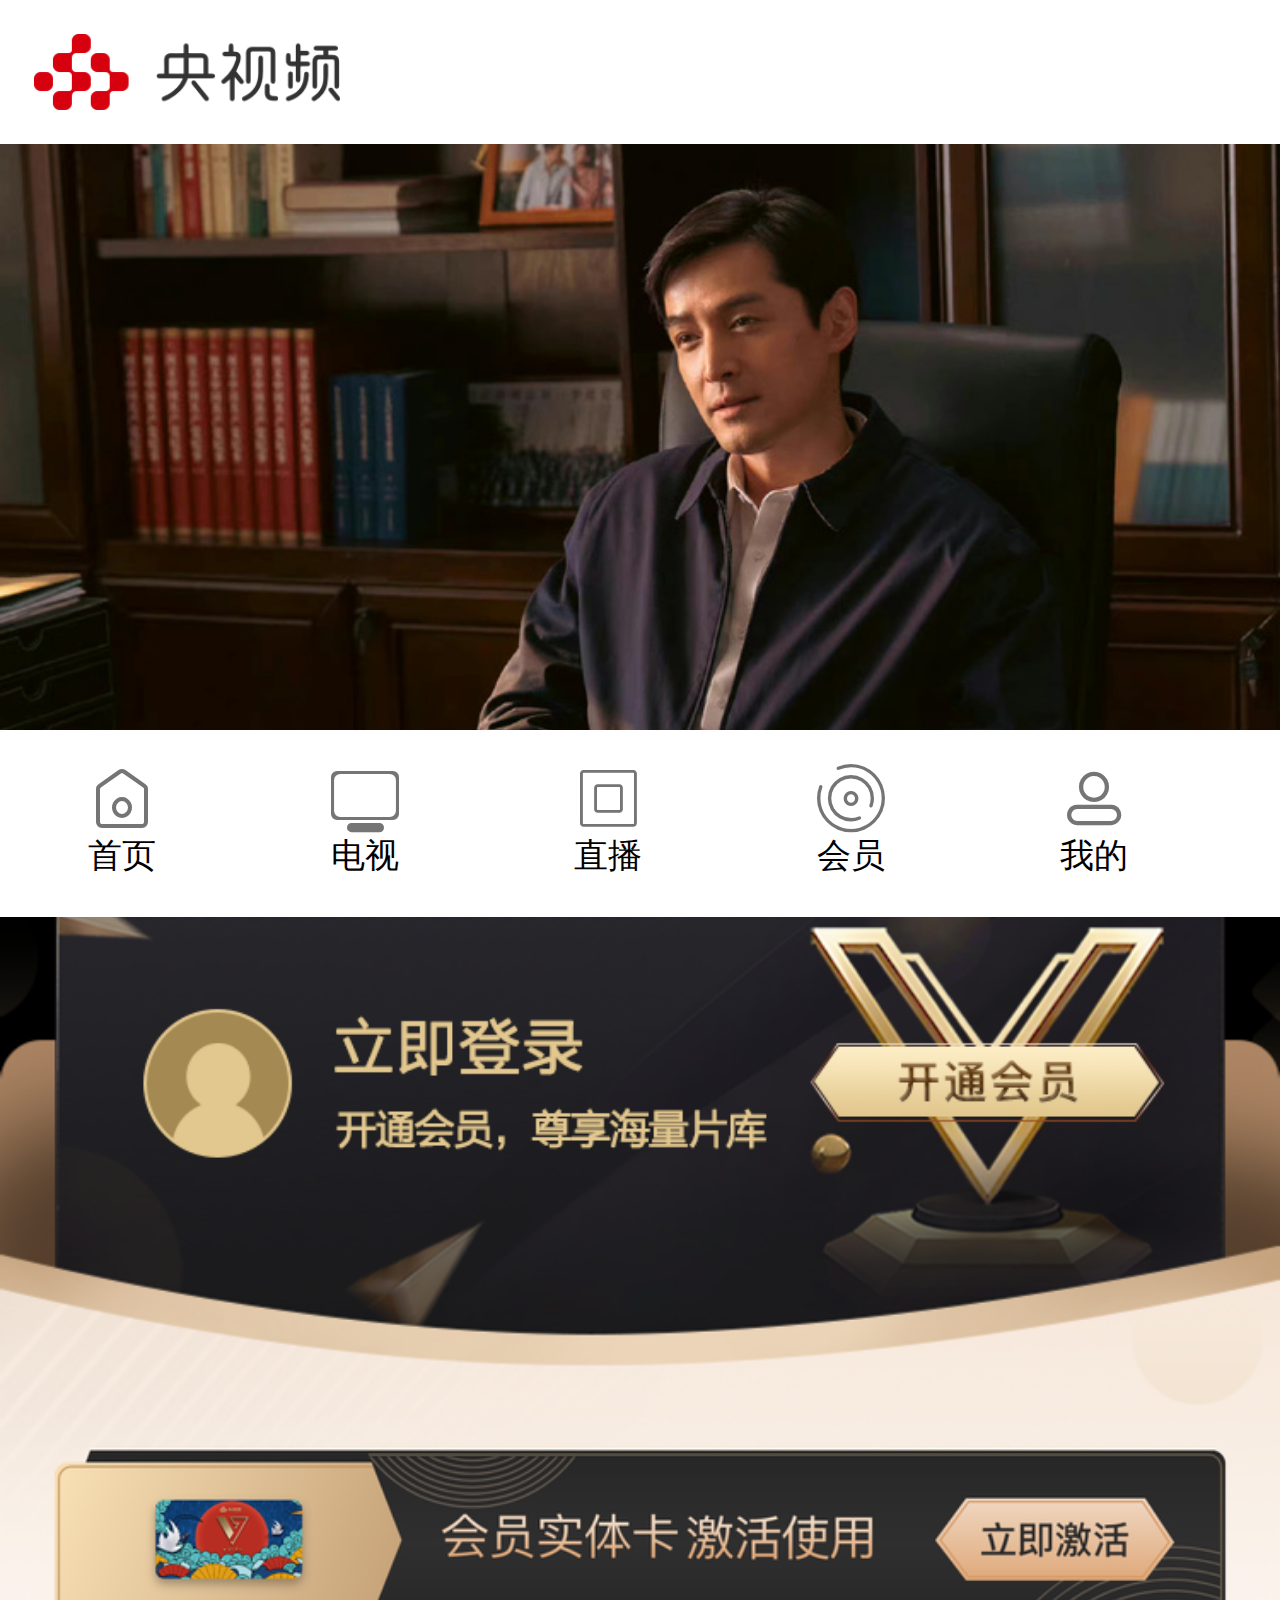
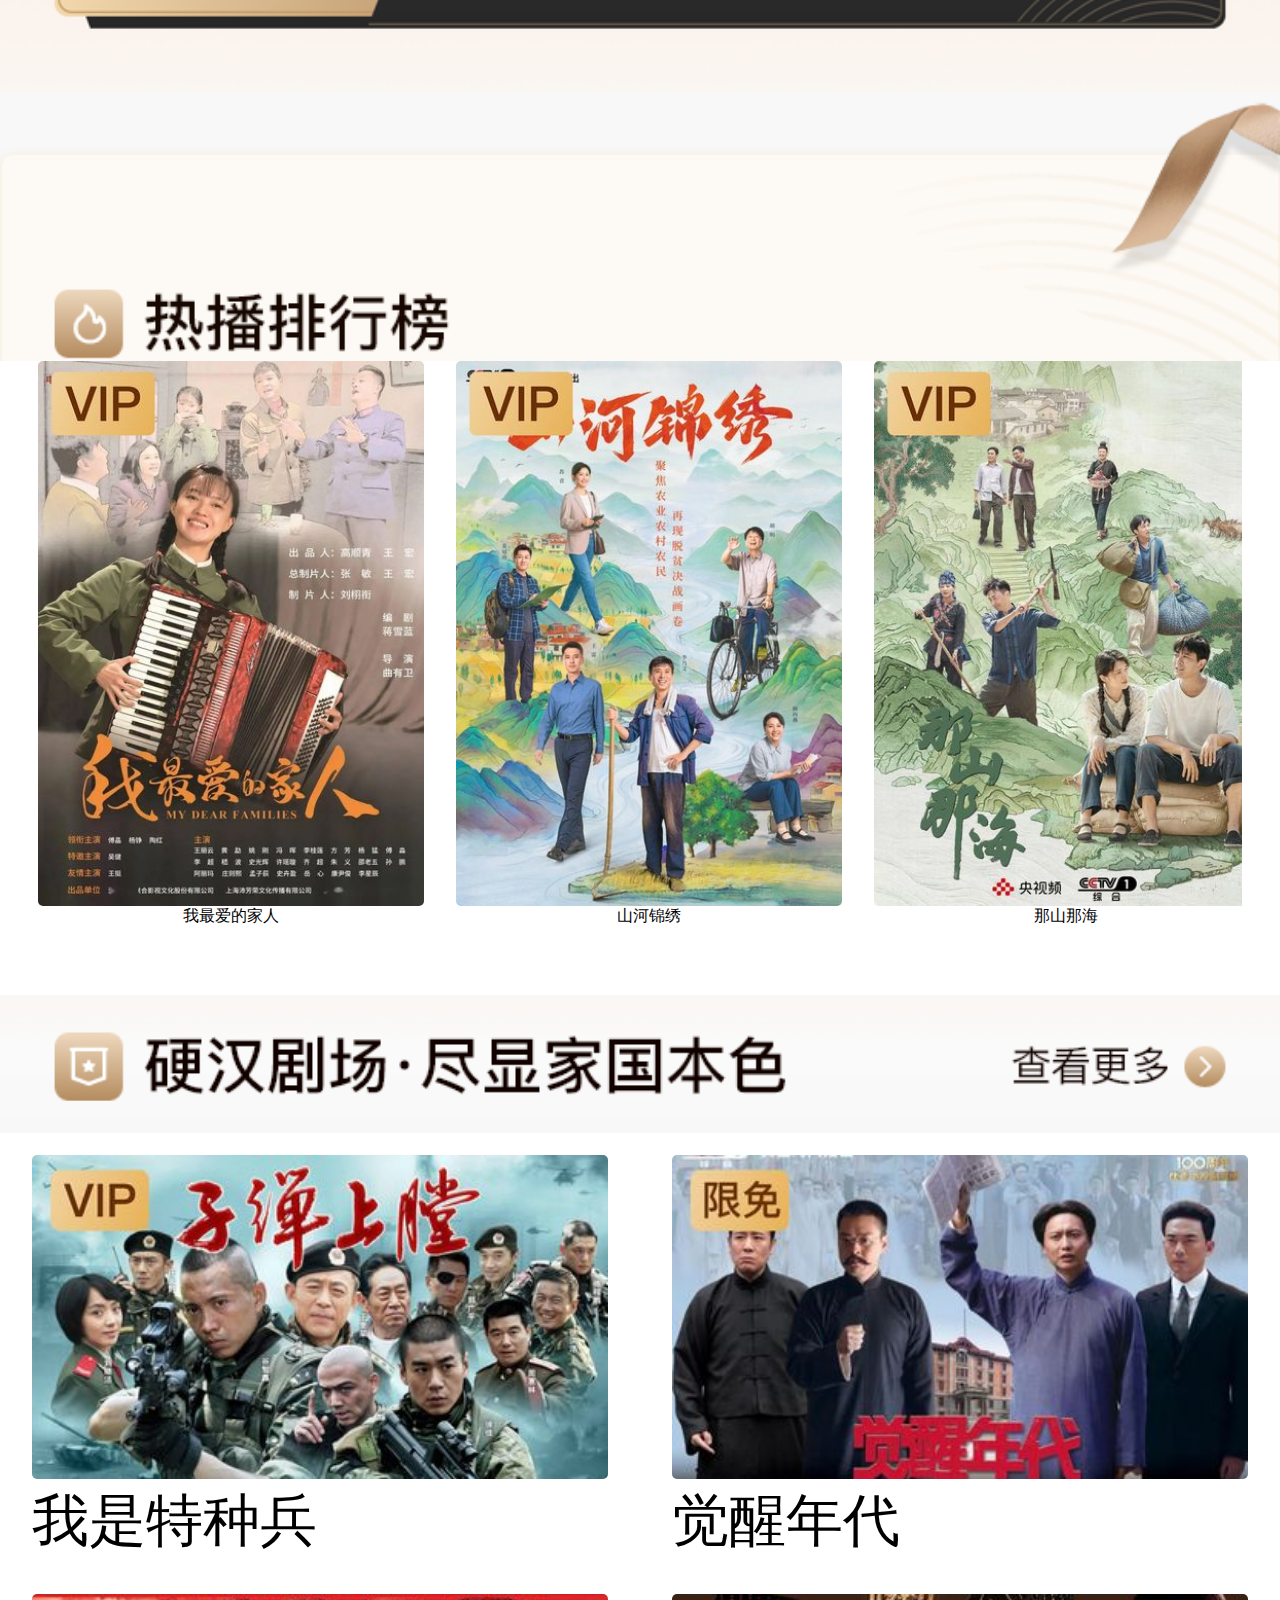
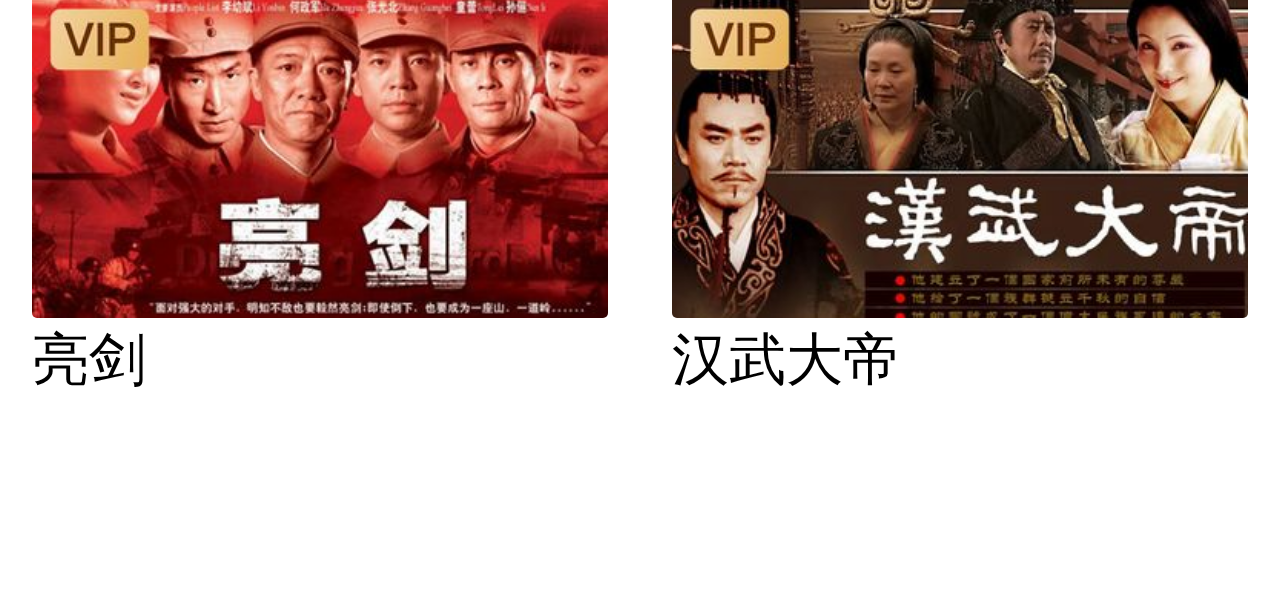
<file: member.html>
<!DOCTYPE html>
<html lang="en">
  <head>
    <meta charset="UTF-8" />
    <meta http-equiv="X-UA-Compatible" content="IE=edge" />
    <meta name="viewport" content="width=device-width, initial-scale=1.0" />
    <title>Document</title>
    <link rel="stylesheet" href="./font_3773143_mlwbitziz5e/iconfont.css" />
    <link rel="stylesheet" href="./css/member.css" />
    <link rel="stylesheet" href="./css/nav.css">
  </head>
  <body>
    <script src="./js/rem.js"></script>
    <header>
      <img src="./images/nav/logo_main.png" alt="">
    </header>

    <section>    
      <div class="member">
        <img src="./images/member/memberSplice.png" alt="">
        <!-- <div id="getMember"><img src="./images/shortTV/member3.png" alt=""></div>
        <span id="getMember2">
          <a>立即登录</a>
          <p>开通会员，尊享海量片库</p>
        </span> -->
      </div>
      <div class="slip">
        <figure>
          <div class="slipph">
            <img src="./images/member/slip1.jfif" alt="">
            <figcaption>我最爱的家人</figcaption>
          </div>
          <div class="slipph">
            <img src="./images/member/slip2.jfif" alt="">
            <figcaption>山河锦绣</figcaption>
          </div>
          <div class="slipph">
            <img src="./images/member/slip3.jfif" alt="">
            <figcaption>那山那海</figcaption>
          </div>
          <div class="slipph">
            <img src="./images/member/slip4.jfif" alt="">
            <figcaption>大染坊</figcaption>
          </div>
          <div class="slipph">
            <img src="./images/member/slip5.jfif" alt="">
            <figcaption>亮剑</figcaption>
          </div>
          <div class="slipph">
            <img src="./images/member/slip6.jfif" alt="">
            <figcaption>大秦帝国</figcaption>
          </div>
        </figure>
      </div>
      <div class="itemtitle"><img src="./images/member/itemmain.png" alt=""></div>
      <ul class="item">
        <li>
          <img src="./images/member/item.jfif" alt="" />
          <p>我是特种兵</p>
        </li>
        <li>
          <img src="./images/member/item1.jfif" alt="" />
          <p>觉醒年代</p>
        </li>
        <li>
          <img src="./images/member/item2.jfif" alt="" />
          <p>亮剑</p>
        </li>
        <li>
          <img src="./images/member/item3.jfif" alt="" />
          <p>汉武大帝</p>
        </li>
      </ul>
    </section>

    <nav>
      <ul>
        <li>
            <a href="./index.html">
                <span class="iconfont icon-zhuye"></span>
                <p>首页</p>
            </a>
        </li>
        <li>
            <a href="#">
                <span class="iconfont icon-dianshi"></span>
                <p>电视</p>
            </a>
        </li>
        <li>
            <a href="./live.html">
                <span class="iconfont icon-q24gl-stopSquare"></span>
                <p>直播</p>
            </a>
        </li>
        <li>
            <a href="./member.html">
                <span class="iconfont icon-jinrongquan"></span>
                <p>会员</p>
            </a>
        </li>
        <li>
            <a href="./mine.html">
                <span class="iconfont icon-wode"></span>
                <p>我的</p>
            </a>
        </li>
    </ul>
    </nav>
  </body>
</html>
</file>
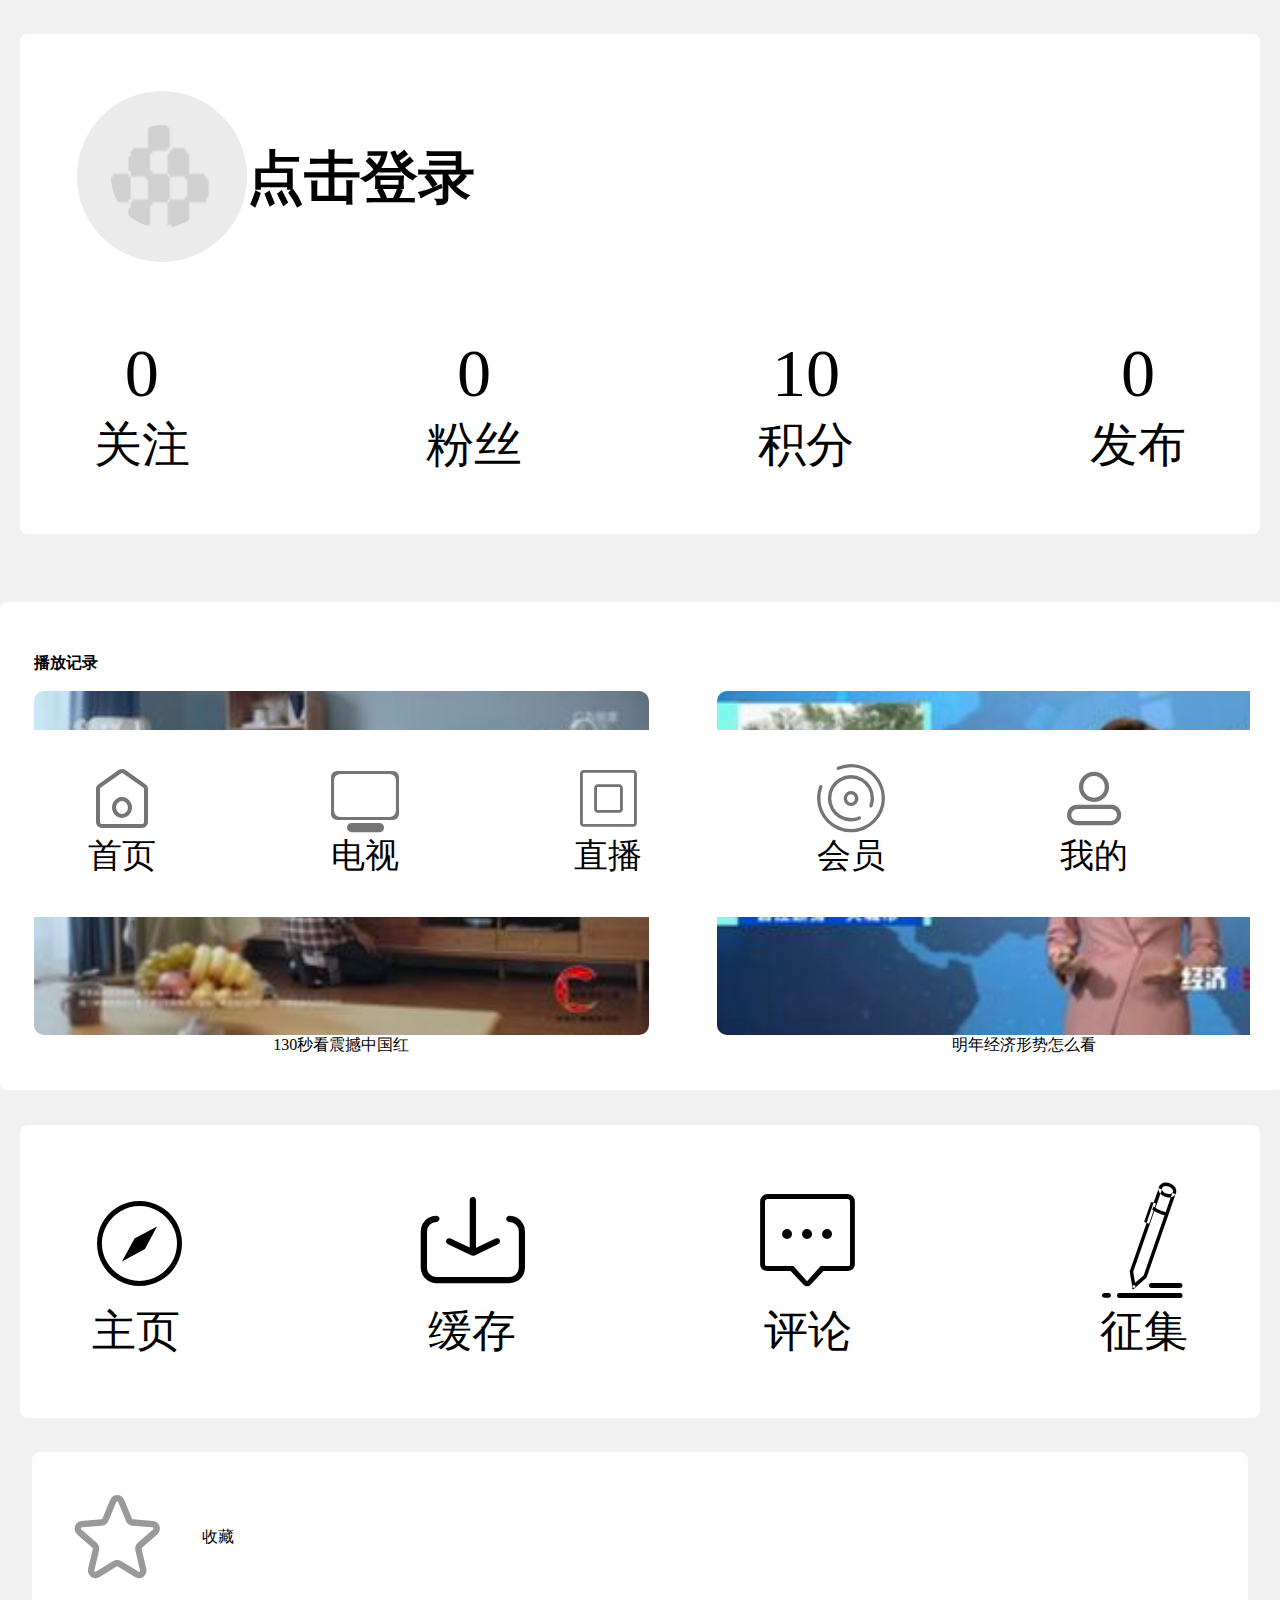
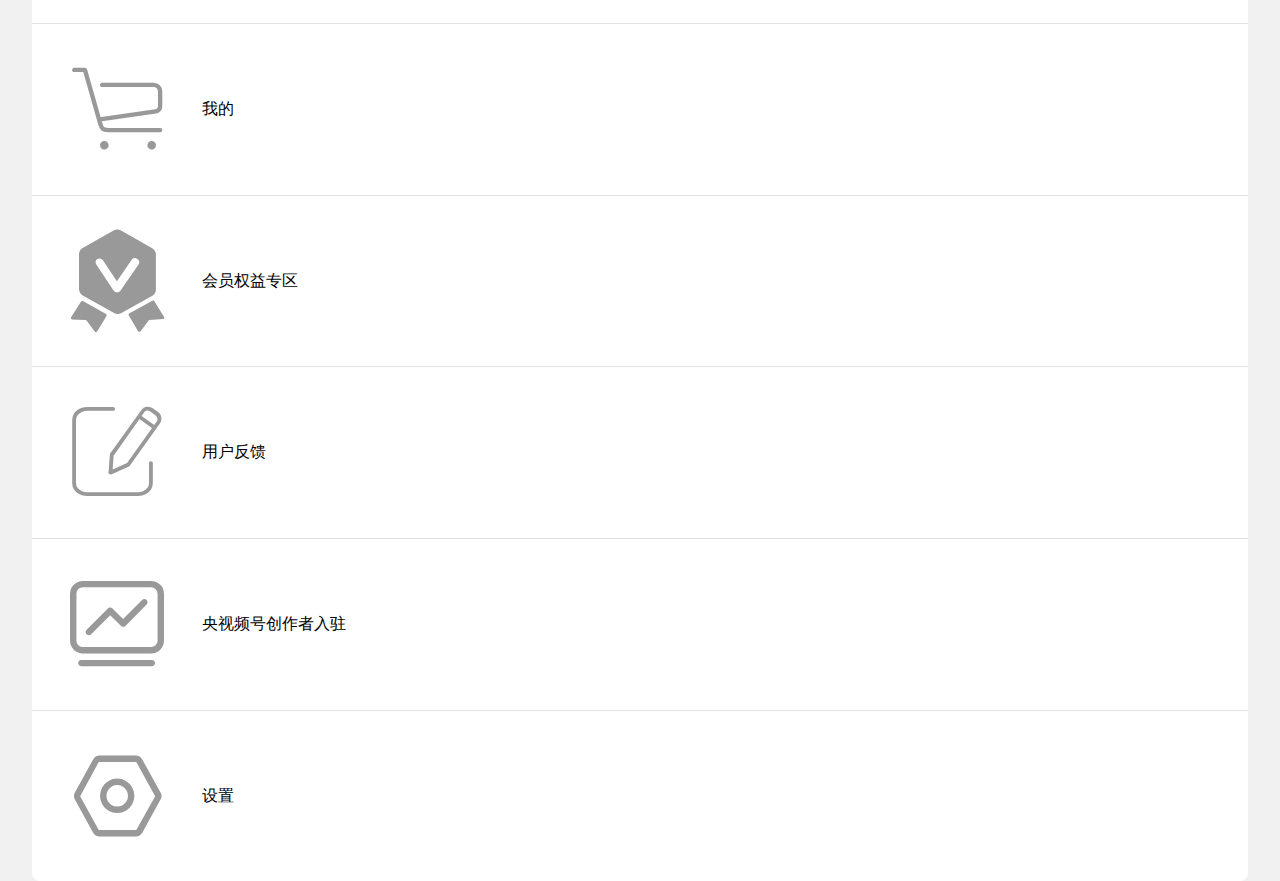
<file: mine.html>
<!DOCTYPE html>
<html lang="en">
  <head>
    <meta charset="UTF-8" />
    <meta http-equiv="X-UA-Compatible" content="IE=edge" />
    <meta name="viewport" content="width=device-width, initial-scale=1.0" />
    <title>Document</title>
    <link rel="stylesheet" href="./font_3773143_mlwbitziz5e/iconfont.css">
    <link rel="stylesheet" href="./css/mine.css"/>
    <link rel="stylesheet" href="./css/nav.css">
  </head>
  <body>
    <script src="./js/rem.js"></script>
    <header>
      <div class=""></div>
      <div class="loginHeader">
        <div class="loginJump">
          <img src="./images/mine/logo_main_gray.png" alt="" />
        </div>
        <h4 id="adminBtn"><a href="./login.html">点击登录</a></h4>
      </div>
  
      <ul class="userinfo">
        <li>
          <a>0</a>
          <p>关注</p>
        </li>
        <li>
          <a>0</a>
          <p>粉丝</p>
        </li>
        <li>
          <a>10</a>
          <p>积分</p>
        </li>
        <li>
          <a>0</a>
          <p>发布</p>
        </li>
      </ul>
    </header>

    <div class="history">
      <div class="title">
        <h4>播放记录</h4>
        <i class="iconfont icon-double-arro-right"></i>
      </div>
      <div class="slipbox">
        <!-- <img src="./images/mine/slideitem1.jfif" alt="">
        <img src="./images/mine/slideitem2.jfif" alt="">
        <img src="./images/mine/slideitem3.jfif" alt="">
        <img src="./images/mine/slideitem4.jfif" alt="">
        <img src="./images/mine/slideitem5.jfif" alt=""> -->
    </div>
    </div> <ul class="userinfo2">
      <li>
        <a class="iconfont icon-zhinanzhen_o"></a>
        <p>主页</p>
      </li>
      <li>
        <a class="iconfont icon-huancun"></a>
        <p>缓存</p>
      </li>
      <li>
        <a class="iconfont icon-pinglun"></a>
        <p>评论</p>
      </li>
      <li>
        <a class="iconfont icon-yijianzhengji"></a>
        <p>征集</p>
      </li>
    </ul>

    <ul class="list">
      
      <li>
        <i class="iconfont icon-shoucang"></i>
        <p>收藏</p>
      </li>
      <li>
        <i class="iconfont icon-gouwuche"></i>
        <p>我的</p>
      </li>
      <li>
        <i class="iconfont icon-huiyuanquanyi"></i>
        <p>会员权益专区</p>
      </li>
      <li>
        <i class="iconfont icon-tubiaolunkuo-"></i>
        <p>用户反馈</p>
      </li>
      <li>
        <i class="iconfont icon-chuangzuozhezhongxin"></i>
        <p>央视频号创作者入驻</p>
      </li>
      <li>
        <i class="iconfont icon-shezhi"></i>
        <p>设置</p>
      </li>
    </ul>
    <nav>
      <ul>
        <li>
            <a href="./index.html">
                <span class="iconfont icon-zhuye"></span>
                <p>首页</p>
            </a>
        </li>
        <li>
            <a href="#">
                <span class="iconfont icon-dianshi"></span>
                <p>电视</p>
            </a>
        </li>
        <li>
            <a href="./live.html">
                <span class="iconfont icon-q24gl-stopSquare"></span>
                <p>直播</p>
            </a>
        </li>
        <li>
            <a href="./member.html">
                <span class="iconfont icon-jinrongquan"></span>
                <p>会员</p>
            </a>
        </li>
        <li>
            <a href="./mine.html">
                <span class="iconfont icon-wode"></span>
                <p>我的</p>
            </a>
        </li>
    </ul>
    </nav>
  <script>
    
    // var login=document.getElementById('login');
    // var bg=document.getElementById('bg');
    // var adminBtn=document.getElementById('adminBtn');
    // adminBtn.onclick=function(){
    //     login.style.height = "40%";
    //     error1.innerHTML = "";    
    //     error2.innerHTML = "";     
    //      // login.style.display = "block";
    // }


    var xmlhttp;
		if (window.XMLHttpRequest) {
			//  IE7+, Firefox, Chrome, Opera, Safari 浏览器执行代码
			xmlhttp = new XMLHttpRequest();
		} else {
			// IE6, IE5 浏览器执行代码
			xmlhttp = new ActiveXObject("Microsoft.XMLHTTP");
		}
		xmlhttp.onreadystatechange = function () {
			if (xmlhttp.readyState == 4 && xmlhttp.status == 200) {
				//xmlhttp.responseText;
				//你的ajax代码写在这里，其他位置除了open的前两个参数都不需要也不要改变。
        var eslipbox = document.getElementsByClassName("slipbox")[0];
        function addLi(li){
          var n = ` 
          <div>     
            <img src = "${li.img}">     
            <p>${li.p}</p>   
          </div>          
          `;
          var nli = document.createElement("li");
          nli.innerHTML = n;
          eslipbox.appendChild(nli);
        }
       
        var json = JSON.parse(xmlhttp.responseText);/* 将字符串转换成JSON */
          for(var i=0; i<json.length; i++){
              addLi(json[i]);
          }
			}
		}
		xmlhttp.open("GET", "./json/mine.json", true);
		xmlhttp.send();

  </script>

  </body>
</html>
</file>
<file: images/font_3773143_mlwbitziz5e/iconfont.css>
@font-face {
  font-family: "iconfont"; /* Project id 3773143 */
  src: url('iconfont.woff2?t=1668525159949') format('woff2'),
       url('iconfont.woff?t=1668525159949') format('woff'),
       url('iconfont.ttf?t=1668525159949') format('truetype');
}

.iconfont {
  font-family: "iconfont" !important;
  font-size: 16px;
  font-style: normal;
  -webkit-font-smoothing: antialiased;
  -moz-osx-font-smoothing: grayscale;
}

.icon-sousuo:before {
  content: "\e752";
}

.icon-dianshi:before {
  content: "\e603";
}

.icon-q24gl-stopSquare:before {
  content: "\ea76";
}

.icon-jinrongquan:before {
  content: "\e617";
}

.icon-wode:before {
  content: "\e6b4";
}

.icon-zhuye:before {
  content: "\e869";
}
</file>
<file: css/nav.css>
*{
    list-style: none;
    text-decoration: none;
    padding: 0;
    margin: 0;
    border: none;
    overflow-x: hidden;
}
.icon-sousuo{
    display: inline-block;
    font-size: 20px;
    color: #757575;
    position: absolute;
    top: 3.8%;
    right: 5%;
}
nav ul{  
    position: fixed;
    width: 100%;
    left: 0;
    bottom: -0.05rem;
    z-index: 100;
    display: flex;
    background-color: #fff;
    padding: 0.1rem 0 0.1rem 0;
}
nav a{
    display: inline-block;
    color: #000;
}
nav p{
    font-size: 0.0999rem;
}
nav li{
    width: 19%;
    text-align: center;
}
nav .icon-zhuye,.icon-dianshi,.icon-q24gl-stopSquare,.icon-jinrongquan,.icon-wode{
    font-size: 0.2rem;
    color: #757575;
}
</file>
<file: css/index.css>
header {
  width: 100%;
  padding: 0.08rem;
  background-color: #991d2f;
}
header .nav {
  width: 100%;
  display: flex;
  overflow: auto;
  white-space: nowrap;
  height: 0.3rem;
  align-items: center;
  margin-top: 0.1rem;
}
header .nav li {
  margin: 0 0.2rem;
}
header .nav li a {
  color: rgba(247, 243, 243, 0.6);
}
header .nav li:nth-child(3) a {
  font-size: 0.24rem;
  font-weight: bold;
  color: #fff;
}
.nav::-webkit-scrollbar {
  display: none;
}
.searchbar {
  display: flex;
  height: 0.32rem;
  align-items: center;
}
.searchForm input{
  outline: none;
}
.logo img {
  display: block;
  width: 25vw;
  height: 6.6667vw;
  color: #fff;
}
.searchForm {
  width: 65%;
  background-color: #384859;
  border-radius: 0.3rem;
  position: relative;
  overflow: hidden;
  height: 0.26rem;
  margin: 0 0.2rem;
}
.icon-sousuo {
  font-size: 0.1666rem;
  right: 0.05rem;
  top: 0.03rem;
  color: #fff;
}
#search{
  width: 99%;
  height: 99%;
  background-color: #ffffff;
  padding-left: 0.0666rem;
  border-radius: 0.3rem;

}
.head {
  width: 100%;
  padding: 0.1rem;
  background-color: #fff;
}
#rotation{ 
  width: 80%;
  margin: 0 auto; 
  position: relative;
  
} 
.tt{
  display: flex;
}

.tt>span{
  display: inline-block;
  height: 0.25rem;
  text-align: center;
  line-height: 0.25rem;
  flex-grow: 1;
}

.tt>.cur{
  background-color: #fff;
  opacity: 0.7;
}

.tc{
  display: none;
  height: 100%;
}
.tc::-webkit-scrollbar{
  width:0; 
  height:0; 
  display: none;
} 
.show{
  display: block;
}
.imgbox .tc img{
  width: 100%;

}
#midgrid{
  width: 100%;
  display: flex;
  position: relative;
  justify-content: space-around;
  top: 0.2rem;
}
#midgrid img{
  width: 0.4rem;
}
#midgrid>div{
  text-align: center;
}
figure{
  width: 85%;
  margin: 0 auto;
  margin-top: 0.4rem;
}
figure h2{
  margin-bottom: 0.03rem;
}
figure img {
  width: 100%;
  border-radius: 25px;
}
section{
  margin: 0.1rem 0.1rem 0 0.1rem;
}
section .teletext {
  display: flex;
  justify-content: space-between;
  flex-wrap: wrap;
  margin-top: 0.1rem;
  margin-bottom: 0.52rem;
}
.teletext li {
  width: 48%;
  margin-bottom: 0.1rem;
  position: relative;
}
.teletext li p {
  font-size: 0.13rem;
}
.teletext li img {
  width: 100%;
  border-radius: 5px;
}
</file>
<file: css/slideshow.css>
*{
    list-style: none;
}
#rotation{ 
    width: 85%;
    margin: 0 auto;
    overflow: hidden;   
    position: relative;
    border-radius: 0.2rem;
    
} 
#slideback{
    width: 100%;
    background-image: linear-gradient(#991d2f,#991d2f,#ffffff,#ffffff);
    margin-top: -0.01rem;
    padding-top: 0.2rem;
}   
#imglist{
    width: 17.6rem;
    display: flex;
}
#imglist img{
    width: 3.19rem;
}
#icolist{
    position: relative;
    left: 1.315rem;
    bottom: 0.05rem;
    display: flex;
}
#icolist li{
    width: 0.05rem;
    height: 0.05rem;
    border-radius: 50%;
    background: #666;
    color: #fff;
    margin: 0.03rem;
}
</file>
<file: css/cheer.css>
*{
  list-style: none;
  text-decoration: none;
  padding: 0;
  margin: 0;
  border: none;
  overflow-x: hidden;
}
header img, footer img{
  width: 100%;  
}
footer{
    position: relative;
    top: -0.1rem;
}
section{
    background-color: #690f29;
    position: relative;
    top: -0.1rem;
}
section img{
    width: 30%;
}
section p{
    color: #fff;
    position: relative;
    top: -0.69rem;
    left: 1.4rem;
    font-size: 0.12rem;

}
section b,section i{
    color:#d24c73;
    position: relative;
    top: -0.42rem;
    left: 0.7rem;
    font-size: 0.12rem;
}
section button{
    background-color: #d24c73;
    font-size: 0.12rem;
    color: #fff;
    padding: 0.05rem 0.23rem 0.05rem 0.23rem;
    border-radius: 0.05rem;
    position: relative;
    left: 2.9rem;
    letter-spacing: -0.01rem;
    top: -0.45rem;
}
section a{
    position: relative;
    top: -0.51rem;
    left:0.26rem;
    color: #fff;
    background-color: rgb(223, 193, 148);
    padding: 0rem 0.07rem 0rem 0.07rem;
    font-size: 0.1rem;
}
</file>
<file: font_3773143_mlwbitziz5e/iconfont.css>
@font-face {
  font-family: "iconfont"; /* Project id 3773143 */
  src: url('iconfont.woff2?t=1671641737759') format('woff2'),
       url('iconfont.woff?t=1671641737759') format('woff'),
       url('iconfont.ttf?t=1671641737759') format('truetype');
}

.iconfont {
  font-family: "iconfont" !important;
  font-size: 16px;
  font-style: normal;
  -webkit-font-smoothing: antialiased;
  -moz-osx-font-smoothing: grayscale;
}

.icon-dianzan:before {
  content: "\e631";
}

.icon-yijianzhengji:before {
  content: "\e60d";
}

.icon-shezhi:before {
  content: "\e8b7";
}

.icon-shoucang:before {
  content: "\e8b9";
}

.icon-huiyuanquanyi:before {
  content: "\e7c8";
}

.icon-chuangzuozhezhongxin:before {
  content: "\e73b";
}

.icon-gouwuche:before {
  content: "\e7b7";
}

.icon-gouwuche1:before {
  content: "\e64c";
}

.icon-pinglun:before {
  content: "\e891";
}

.icon-tubiaolunkuo-:before {
  content: "\e607";
}

.icon-huancun:before {
  content: "\e60e";
}

.icon-zhinanzhen_o:before {
  content: "\eb70";
}

.icon-sousuo:before {
  content: "\e752";
}

.icon-dianshi:before {
  content: "\e603";
}

.icon-q24gl-stopSquare:before {
  content: "\ea76";
}

.icon-jinrongquan:before {
  content: "\e617";
}

.icon-wode:before {
  content: "\e6b4";
}

.icon-zhuye:before {
  content: "\e869";
}
</file>
<file: css/live.css>
*{
  padding: 0;
  margin: 0;
  text-decoration: none;
  list-style: none;
}
body{
  overflow-x: hidden;
}
header {
  background-color: #fff;
  padding: 0.1rem 0 0.1rem 0;
  background-size: 140% 180%;
}
header img{
  width: 18%;
  position: fixed;
  margin-left: 0.1rem;
  z-index: 999;
  
}
section{
  position: relative;
  top: -0.2rem;
}
.member img{
  width: 100%;
  margin: -0.02rem 0 -0.019rem 0;
}
#rotation{ 
  width: 85%;
  margin: 0 auto;
  overflow: hidden;   
  position: relative;
  border-radius: 0.2rem;
  
} 
#slideback{
  width: 100%;
  padding-top: 0.2rem;
  position: relative;
  top: -0.05rem;
  background: url(../images/live/slideback.png) no-repeat;
  background-size: 100% 55%;
}   
#imglist{
  width: 17.6rem;
  display: flex;
}
#imglist img{
  width: 3.19rem;
}
#icolist{
  position: relative;
  left: 1.315rem;
  bottom: 0.05rem;
  display: flex;
}
#icolist li{
  width: 0.05rem;
  height: 0.05rem;
  border-radius: 50%;
  background: #666;
  color: #fff;
  margin: 0.03rem;
}
.prev, .next{
  background: #0e3368;
  height: 0.2rem;
  width: 0.15rem;
  position: relative;
  color: #fff;
  font-size: 0.1rem;
  padding: 0.01rem;
  opacity: 0.6;
}
.prev{
  bottom: 1.1785rem;
}
.next{
  bottom: 1.4rem;
  right: -3.0333rem;
} 
#test{
  position: fixed;
  width: 100%;
  height: 0.5rem;
  opacity: 0;  
  top: 2.2rem;
  z-index: 1000;  
}
#test{
  position: fixed;
  width: 100%;
  height: 0.5rem;
  opacity: 0;  
  top: 2.2rem;
  z-index: 1000;  
}
#midgrid{
  width: 100%;
  display: flex;
  position: relative;
  justify-content: space-around;
  top: -0.2rem;
  
}
#midgrid img{
  width: 1rem;
}
.itemtitle{
  margin-top: 0.2rem;
}
.itemtitle img{
  width: 100%;
}
section .item{
  display: flex;
  justify-content: space-around;
  flex-wrap: wrap;
  margin: 0.05rem 0 0 0;
}
.item li {
  width: 45%;
  margin-bottom: 0.1rem;
}
.item li p {
  font-size: 0.14rem;
}
.item li img {
  width: 100%;
  border-radius: 5px;
}
.activity{
  margin-bottom: 0.5rem;
}

.actimg img{
  width: 100%;
}
.activity>img{
  width: 100%;
}
.activity a img{
  width: 100%;
}
.race>img{
  width: 100%;

}
.race{
  
  background-color: rgb(243, 243, 243);
  width: 100%;
  
}
.booking{
  width: 84%;
  background-color: #fff;
  border-radius: 0.2rem;
  height: 3rem;
  overflow-y: scroll;
  margin-left: 4%;
  padding:0.1rem 4% 0;
}
.booking::-webkit-scrollbar{
  width:0; 
  height:0; 
  display: none;
} 
.booking dl{
  font-size: 0.14rem;
  color: rgb(141, 141, 141);
  
}
.booking img{
  width: 0.25rem;
  margin-top: 0.2rem;
}
.booking button{
  position: relative;
  left: 2.2rem;
  top: -0.5rem;
  border: 0.5px solid #000;
  background-color: #ffffff;
  font-size: 0.13rem;
  padding: 0.05rem 0.2rem 0.05rem 0.2rem;
  border-radius: 0.05rem;
  display: block;
  
}
.bookable img:nth-child(2){
  position: relative;
  top: 0.35rem;
  left: -0.3rem;
}
.bookable img{
  margin-left: 0.1rem;
}
.bookable a{
  position: relative;
  top: 0.22rem;
  left: -0.28rem;
}
.bookable b{
  position: relative;
  /* top: -1.09rem; */
  font-size: 0.23rem;
  left: -0.1rem;
  color: #be003b;
}
#time{
  position: relative;
  top: -0.7rem;
  left: 1.9rem;
}

.bookable button{
  position: relative;
  top: 0rem;
  left: 1.6rem;
  font-size: 0.1rem;
  width: 1.5rem;
  height: 0.3rem;

}
.booking .nation2{
  top: -0.05rem;
  position: relative;
}
.booking h4{
  background: rgba(70,93,189,.08);
  position: relative;
  top: -0.2rem;
  height: 0.311rem;
  line-height: 0.311rem;
  border-radius: 0.05rem;
  color: #465dbd;
  font-size: 0.12rem;
  padding-left: 0.1rem;
}
.bookable h4{
  background: rgba(70,93,189,.08);
  position: relative;
  top: -0rem;
  height: 0.311rem;
  line-height: 0.311rem;
  border-radius: 0.05rem;
  color: #465dbd;
  font-size: 0.12rem;
  padding-left: 0.1rem;
}
#gotop{
  background:#be003b;
  color: #ffffff;
  font-size: 0.15rem;
  display: none;
  position: fixed;
  padding: 0.05rem 0.15rem 0.05rem 0.15rem ;
  top: 7rem;
  right: 0;
  z-index: 99;
  border-radius: 0.08rem 0   0 0.08rem;
  box-shadow: 0.07rem 0.04rem 0.04rem #f5c3cd;
  opacity: 0.8;
}
#once{
  display: none;
  width: 0.95rem;
  height: 0.3rem;
  position: relative;
  top: -0.4rem;
  left: 2.2rem;
  background-color: #fdfdfd;
}
.banclick{
  width: 1.5rem;
  height: 0.32rem;
  background-color: #f5c3cd;
  opacity: 0;
  visibility:hidden;
  position: relative;
  top: -0.92rem;
  left: 1.6rem;
}
</file>
<file: css/mylogin.css>
*{
    margin: 0;
    padding: 0;
    overflow: hidden;
}
.box {
  background-color: #fff;
  width: 100%;
  height: 100%;

}
*{
    margin: 0;
    padding: 0;
}
body{
    
    background-color: #494f8a;
}
.box .content{
    
    position: fixed;
    top: 10%;
    left: 5%;
}
.content .mask{
    border-radius: 10px;
    position: fixed;
    background: rgba(255, 255, 255, 0.7);
    width: 90%;
    height: 85%;
}
@media screen and (min-width:500px) {
    .box .content{
        position: fixed;
        top: 10%;
        left: 5%;
    } 
    .content .login-content{
        width: 300px;
        margin-left: 30px;
        position: fixed;
        left: 5%;           
    }
    .content .mask{
        width: 360px;
        border-radius: 0px 20px 20px 0px ;
        position: fixed;
        background: rgba(255, 255, 255, 0.7);
    }
    .box .content .login-content .login-form input::placeholder,.login-content button{
        font-size: 20px;

       
    }
    .box .content .login-content .login-form input::placeholder{
        top: 11px;
        position: fixed;
    }
    .box .content .login-content .login-form input{
        padding-left: 10px;
        height: 50px;
        width: 420px;
        font-size: 20px;
    }
    .content .login-content h1{
        margin-top: 50px;
        font-size: 35px;
    }
    .content .login-content .login-btn{
        padding-left: 0;
        width: 100%;
        margin-top: 20px;
        border-radius: 5px;
    }
    .content .login-content .tips {
        margin: 5px 0;
        font-size: 15px;
        color: rgb(150, 152, 160);
    }
}

.login-content{
    z-index: 10;
    position: fixed;
    left: 10%;
}
.login-content h1{
    margin-top: 50px;
    font-size: 0.35rem;
}
.login-content .login-form input,.login-content button{
    font-size: 0.2rem;
}
.content .login-content .login-form .username,.content .login-content .login-form .pwd{     
  width:3rem;
  height: 0.38rem;
  margin: 10px 0;
  padding-left: 0.06rem;
  border-radius: 5px;
  border: 0;

  box-sizing: border-box;
  font-size: 0.20rem; 
}
.login-content .login-form {
    margin-top: 40px;
}

.login-content .login-form input:focus {
  outline: none;
}
.login-content .login-form input::placeholder {
  font-weight: 600;
  color: black;
}
.login-content .login-btn {
  width: 3rem;
  height: 45px;
  margin-top: 0.2rem;
  border-radius: 0.05rem;
  border: 0;
  background-color: rgb(54, 59, 197);
  color: #fff;
  font-size: 20px;
  font-weight: 600;
}
.login-content .tips {
  margin: 0.05rem 0;
  font-size: 0.135rem;
  color: rgb(150, 152, 160);
}
.login-content .tips span:nth-child(2) {
  color: rgb(54, 59, 197);
  font-weight: 600;
} 
.error{
    display: none;
    color: rgb(155, 55, 55);
}
</file>
<file: css/member.css>
*{
  padding: 0;
  margin: 0;
  text-decoration: none;
  list-style: none;
}
body{
  overflow-x: hidden;
}
header {
  background-color: #fff;
  padding: 0.1rem 0 0.1rem 0;
}
header img{
  width: 24%;
  display: flex;
  margin-left: 0.1rem;
}
/* section {
  margin-top: 0.1rem;
} */
.member img{
  width: 100%;
  margin: -0.02rem 0 -0.019rem 0;
}
/* #getMember img{
  width: 30%;
  position: relative;
  bottom: 2.677rem;
  left: 2.348rem;
}
#getMember2 a,#getMember2 p{
  color:#E2c78e;
}
#getMember2 {
  position: relative;
  bottom: 3.1rem;
  left: 0.666rem;
}
#getMember2 a{
  font-size: 0.233rem;
  font-weight: bolder;
} */
.slip{
  width: 94%;
  margin:  0 auto;
}
figure::-webkit-scrollbar{
  width:0; 
  height:0; 
  display: none;
} 
figure{
  display: flex;
  width: 100%;
  overflow-x: auto;
  display: -webkit-box;
}
.slipph{
  margin-right: 0.0933rem;
  
}
figure img{
  width: 1.13rem;
  display: flex;
  border-radius: 5px;
}
figure figcaption{
  text-align: center;
}
.itemtitle{
  margin-top: 0.2rem;
}
.itemtitle img{
  width: 100%;
}
section .item{
  display: flex;
  justify-content: space-around;
  flex-wrap: wrap;
  margin: 0.05rem 0 0.5rem 0;
}
.item li {
  width: 45%;
  margin-bottom: 0.1rem;
}
.item li p {
  font-size: 0.166rem;
}
.item li img {
  width: 100%;
  border-radius: 5px;
}
</file>
<file: css/mine.css>
body{
  background-color: rgb(241, 241, 241);
  overflow-x: hidden;
}
header {
  position: relative;
  margin: 0.1rem auto;
  padding: 0.1666rem;
  background-color: #ffffff;
  width: 88%;
  border-radius: 8px;
}
header .loginHeader {
  display: flex;
  align-items: center;
}
.loginJump img {
  width: 100%;
  height: 100%;
  width: 0.3rem;
  height: 0.3rem;
  overflow: hidden;
  background-color: #ebebeb;
  padding: 0.1rem;
  border-radius: 50%;
}
.loginHeader h4 {
  font-size: 0.1666rem;
}
.loginHeader h4 a{
  color: #000000;
}
#loginHeader{
  text-align: center;
  height: 30px;
  line-height: 30px;
}
#loginHeader a{
  font-size: 24px;
  text-decoration: none;
  color: black;
}
.userinfo {
  display: flex;
  justify-content: space-between;
  margin-top: 0.2rem;
}
.userinfo li {
  text-align: center;
  border-radius: 8px;
  margin: 0 0.05rem 0 0.05rem;
  background-color: #ffffff;
}
.userinfo li p {
  font-size: 0.14rem;
}
.userinfo li a{
  font-size: 0.2rem;
}
.userinfo2{
  display: flex;
  justify-content: space-between;
  margin: 0.1rem auto;
  background-color: #ffffff;
  width: 88%;
  padding: 0.1666rem;
  border-radius: 8px;
}
.userinfo2 li a{
  font-size: 0.35rem;
}
.userinfo2 li p{
  font-size: 0.13rem;
  text-align: center;
}
.history, .all-icon {
  border-radius: 8px;
  width: 95%;
  margin: 0 auto;
  padding: 0.1rem;
  margin-top: 0.2rem;
  background-color: white;
}
.history .title{
  display: flex;
  justify-content: space-between;
  padding: 0.05rem 0;
}
.history ul,
.all-icon ul {
  display: flex;
  justify-content: space-between;
}
.history ul li,
.all-icon ul li {
  width: 32%;
  font-size: 0.14rem;
  text-align: center;
  margin: 0.1rem 0;
}
.history ul li i,
.all-icon ul li i {
  font-size: 0.32rem !important;
}
.history ul li p,
.all-icon ul li p {
  font-size: 0.12rem;
  color: #999;
}
.slipbox{
  display: -webkit-box;
  overflow-x: scroll;
}
.slipbox div{
  width: 2rem;
}
.slipbox p{
  color: #000000;
  text-align: center;
  width: 90%;
}
/*去掉滚动条*/
.slipbox::-webkit-scrollbar{
  width:0; 
  height:0; 
  display: none;
}
.slipbox img{
  display: flex;
  width: 90%;
  margin-right: 0.0933rem;
  border-radius: 10px;
}

.list {
  border-radius: 8px;
  width: 95%;
  margin: 0 auto;
  background-color: white;
  margin-top: 0.1rem;
}
.list li {
  height: 0.5rem;
  line-height: 0.5rem;
  display: flex;
  align-items: center;
  border-bottom: 1px solid #e4dfdf;
}
.list li i {
  font-size: 0.3rem;
  color: #999;
  margin: 0 0.1rem;
}
.list li:last-child {
  border: none;
}
</file>
